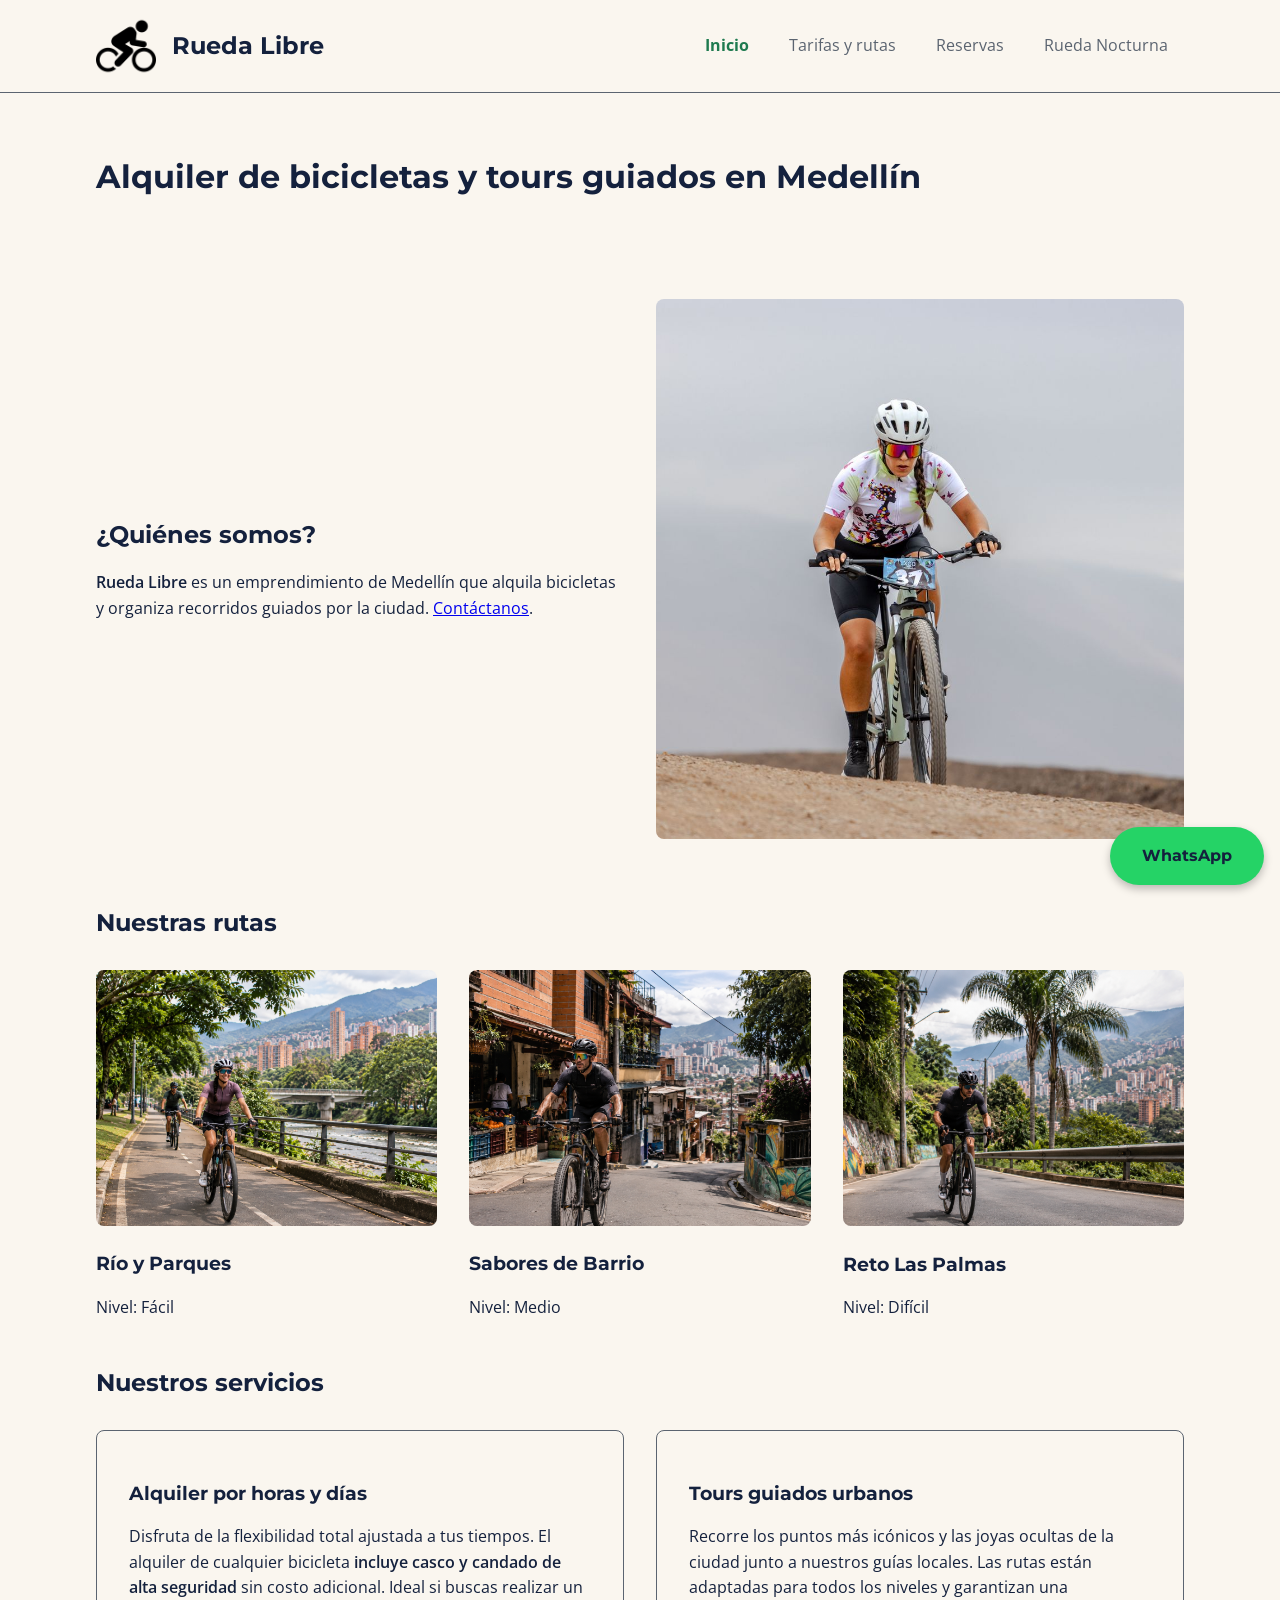
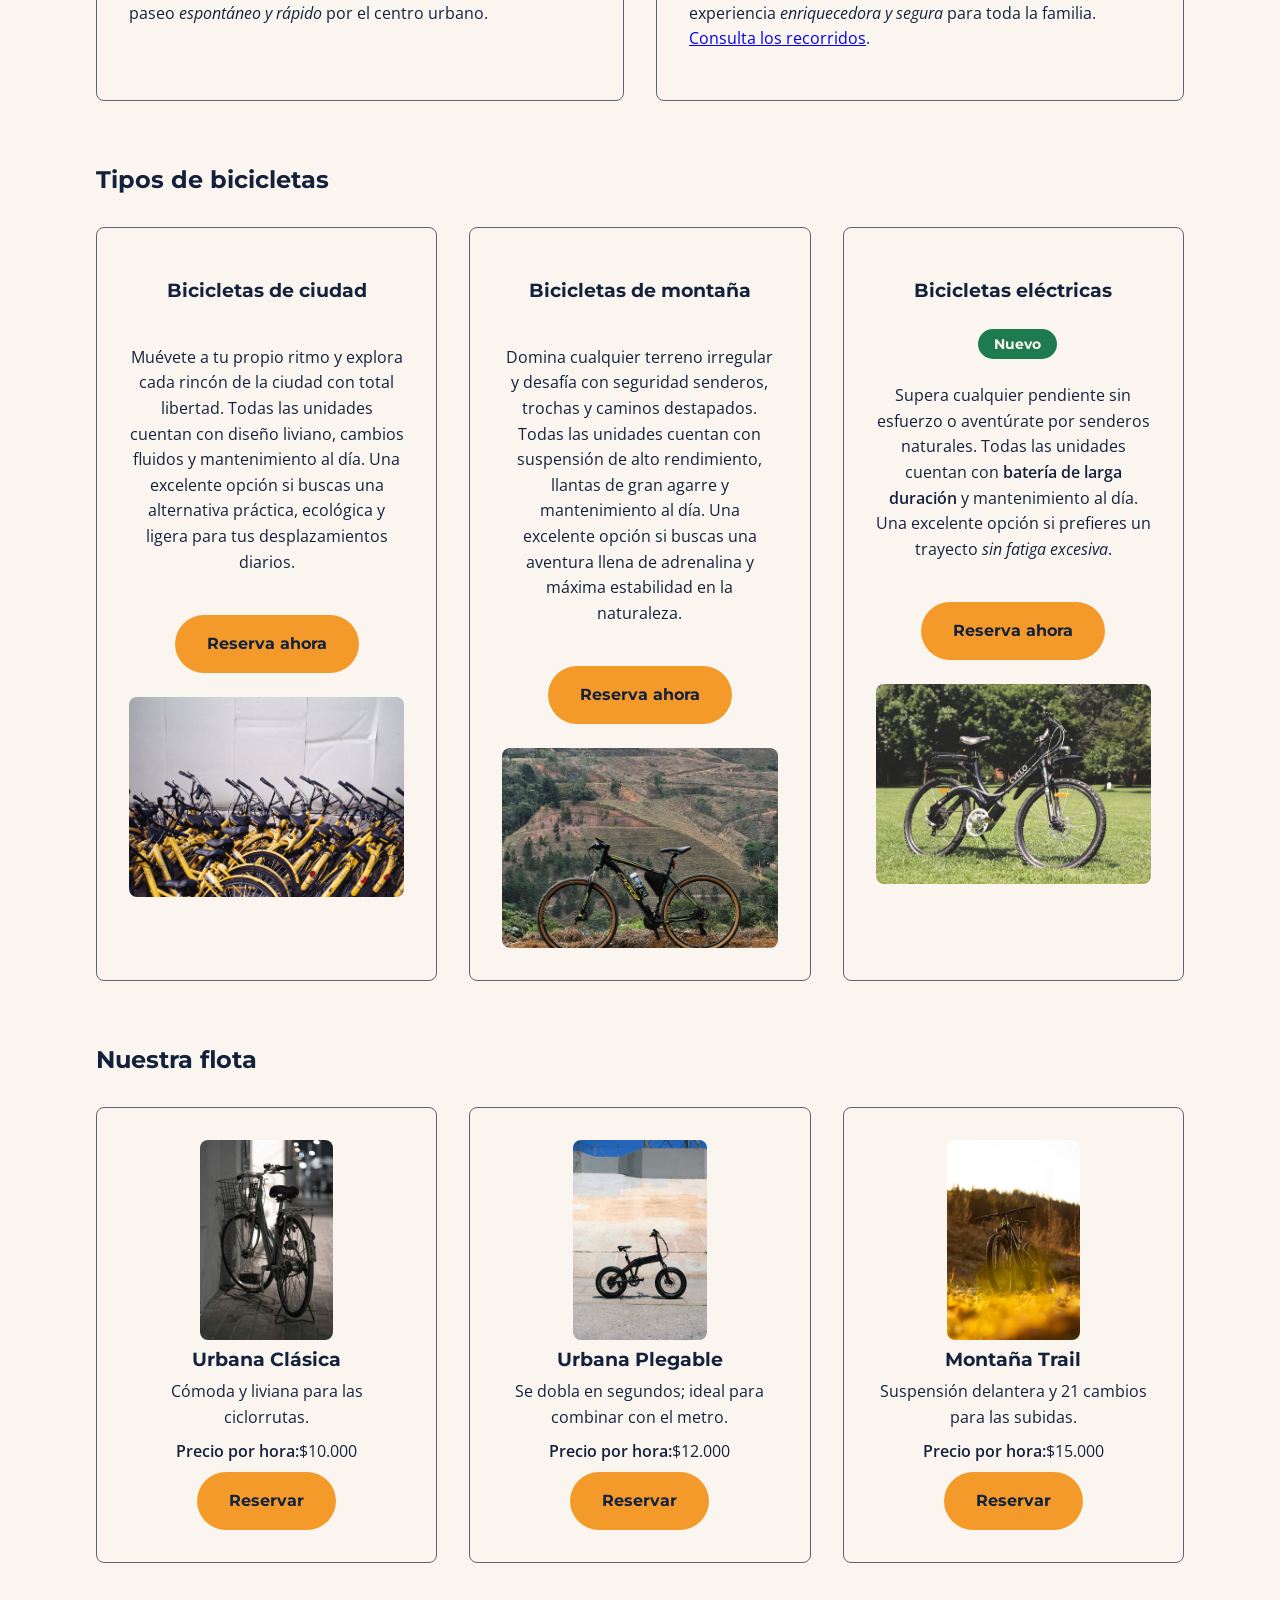
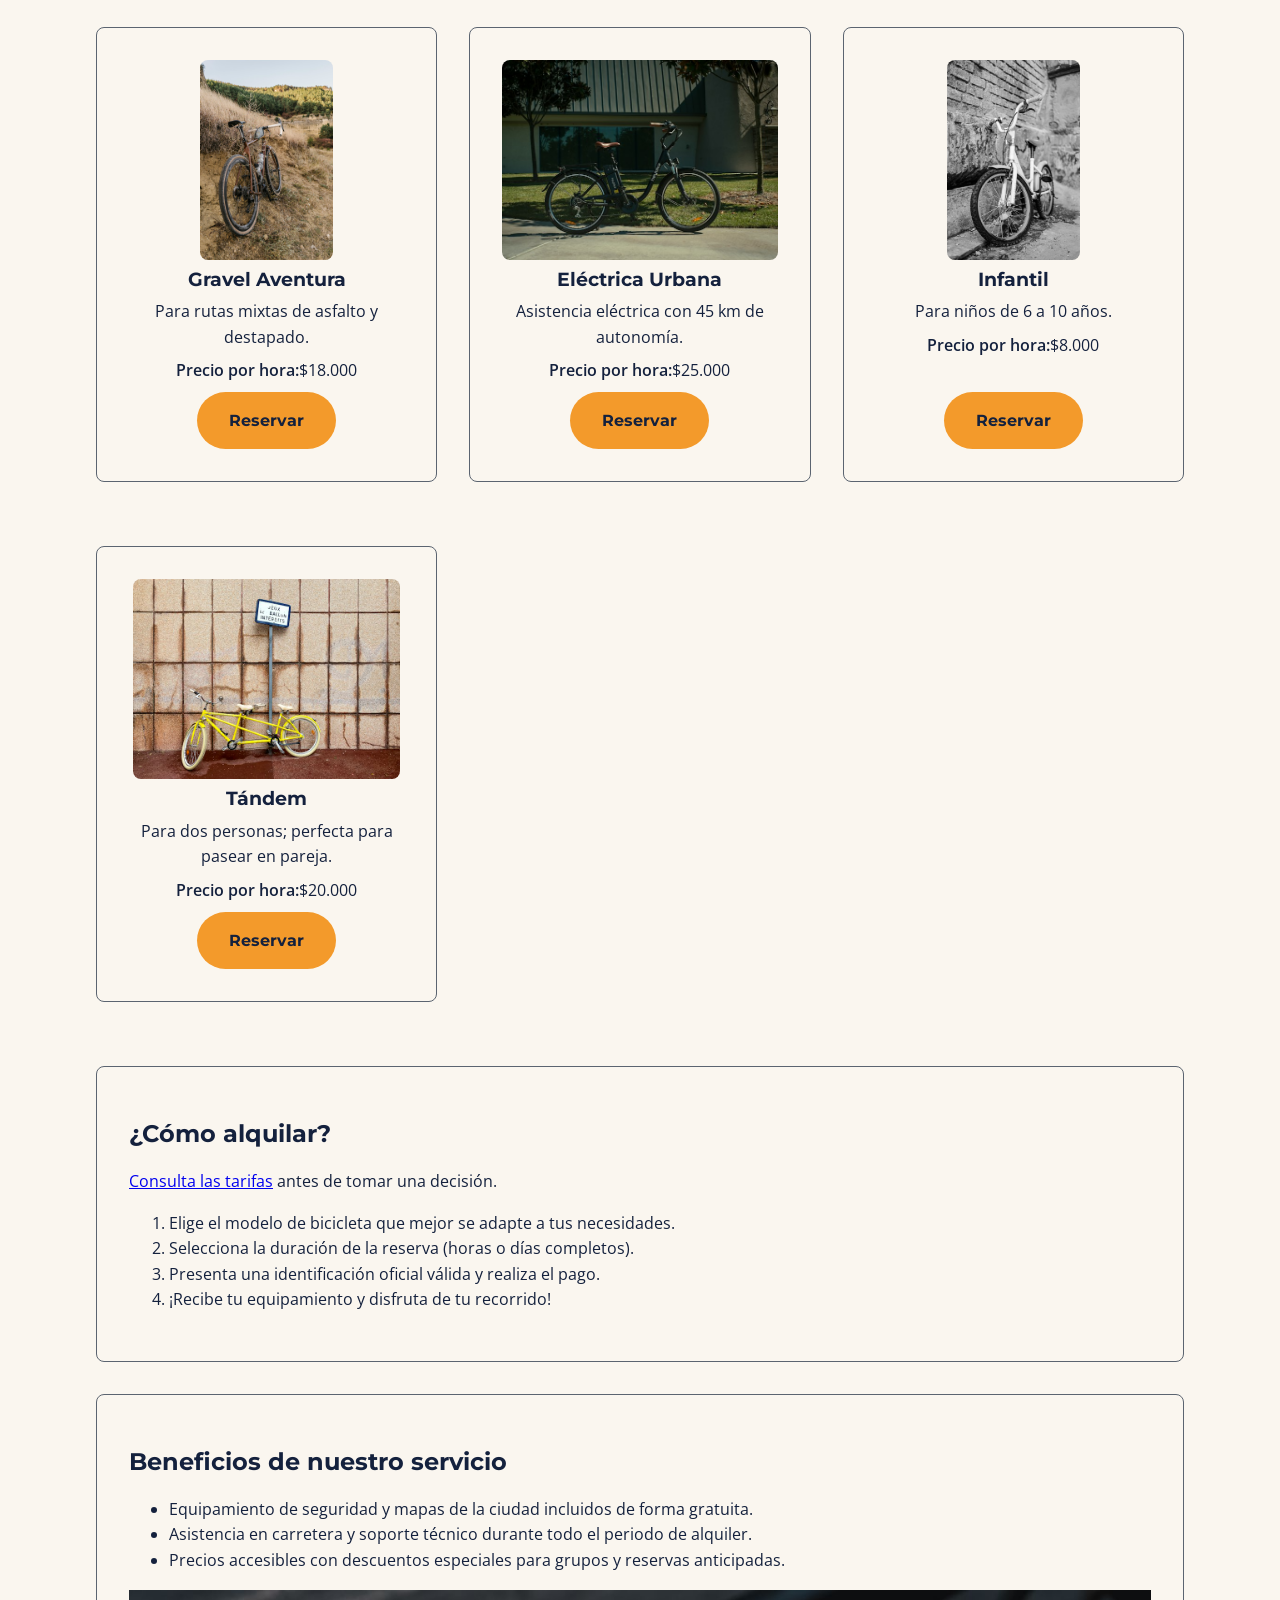
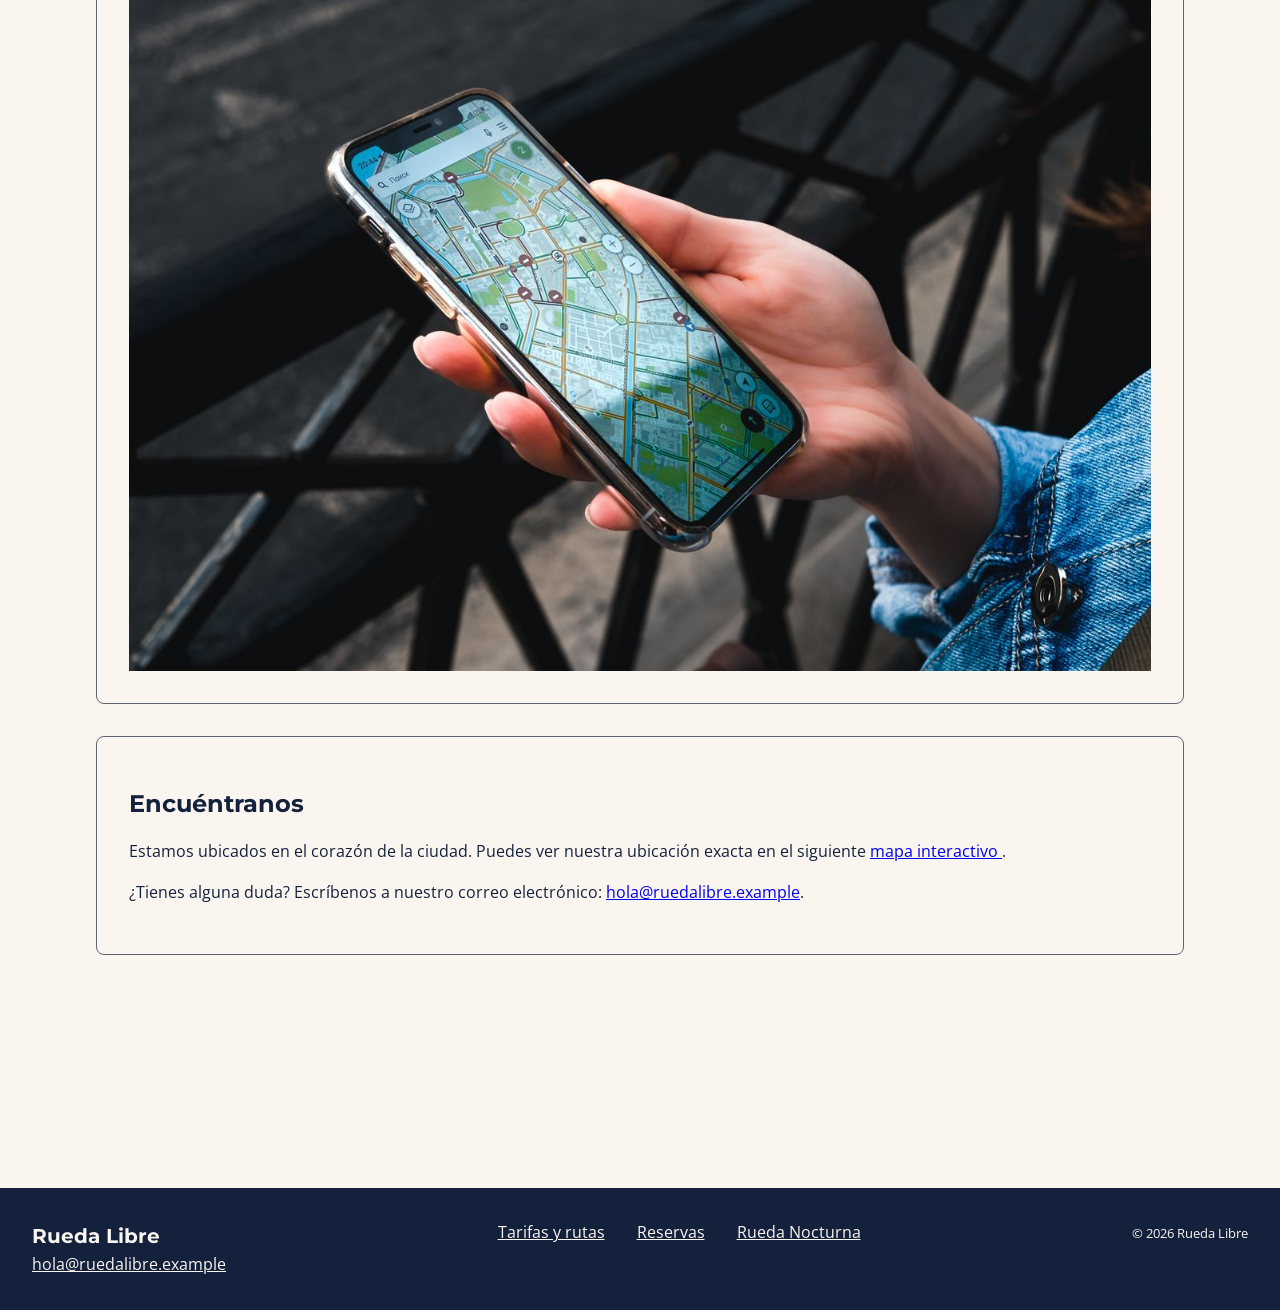
<file: index.html>
<!doctype html>
<html lang="es">

<head>
  <meta charset="UTF-8">
  <meta name="viewport" content="width=device-width, initial-scale=1.0">
  <meta name="description"
    content="Rueda Libre: alquiler de bicicletas y tours guiados en Medellín. Rutas, tarifas y reservas en línea.">
  <link rel="icon" href="data:,">
  <link rel="preconnect" href="https://fonts.googleapis.com">
  <link rel="preconnect" href="https://fonts.gstatic.com" crossorigin>
  <link
    href="https://fonts.googleapis.com/css2?family=Montserrat:wght@700&amp;family=Open+Sans:wght@400;600&amp;display=swap"
    rel="stylesheet">
  <link rel="stylesheet" href="css/styles.css">
  <title>Rueda Libre | Inicio</title>
</head>

<body>
  <a class="saltar" href="#contenido">Saltar al contenido</a>
  <header class="encabezado">
    <a href="index.html" class="marca">
      <img src="img/logo.png" alt="" width="60" height="60">
      <span class="marca-nombre">Rueda Libre</span>
    </a>
    <nav class="menu" aria-label="Principal">
      <ul>
        <li>
          <a href="index.html" class="activo" aria-current="page">Inicio</a>
        </li>
        <li><a href="pages/tarifas.html">Tarifas y rutas</a></li>
        <li><a href="pages/reservas.html">Reservas</a></li>
        <li><a href="nocturna/index.html">Rueda Nocturna</a></li>
      </ul>
    </nav>
  </header>
  <main id="contenido">
    <h1>Alquiler de bicicletas y tours guiados en Medellín</h1>

    <section id="quienes-somos">
      <div class="portada-texto">
        <h2>¿Quiénes somos?</h2>
        <p>
          <strong>Rueda Libre</strong> es un emprendimiento de Medellín que
          alquila bicicletas y organiza recorridos guiados por la ciudad.
          <a href="#encuentranos">Contáctanos</a>.
        </p>
      </div>
      <img src="img/cover.jpg" alt="Dibujo de una repartidora en bicicleta por la ciudad" width="500" height="500">
    </section>
    <section id="nuestras-rutas">
      <h2>Nuestras rutas</h2>
      <article>
        <img src="img/river-park.png" alt="Ciclista en la ruta Río y Parques">
        <h3>Río y Parques</h3>
        <p>Nivel: Fácil</p>
      </article>
      <article>
        <img src="img/neighborhood.png" alt="Ciclista en la ruta Sabores de Barrio">
        <h3>Sabores de Barrio</h3>
        <p>Nivel: Medio</p>
      </article>
      <article>
        <img src="img/palmas.png" alt="Ciclista en la ruta Reto Las Palmas">
        <h3>Reto Las Palmas</h3>
        <p>Nivel: Difícil</p>
      </article>
    </section>
    <section id="nuestros-servicios">
      <h2>Nuestros servicios</h2>
      <article>
        <h3>Alquiler por horas y días</h3>
        <p>
          Disfruta de la flexibilidad total ajustada a tus tiempos. El
          alquiler de cualquier bicicleta
          <strong>incluye casco y candado de alta seguridad</strong> sin costo
          adicional. Ideal si buscas realizar un paseo
          <em>espontáneo y rápido</em> por el centro urbano.
        </p>
      </article>
      <article>
        <h3>Tours guiados urbanos</h3>
        <p>
          Recorre los puntos más icónicos y las joyas ocultas de la ciudad
          junto a nuestros guías locales. Las rutas están adaptadas para todos
          los niveles y garantizan una experiencia
          <em>enriquecedora y segura</em>
          para toda la familia.
          <a href="pages/tarifas.html">Consulta los recorridos</a>.
        </p>
      </article>
    </section>

    <section id="tipos-bicicletas">
      <h2>Tipos de bicicletas</h2>
      <article>
        <h3>Bicicletas de ciudad</h3>
        <p>
          Muévete a tu propio ritmo y explora cada rincón de la ciudad con
          total libertad. Todas las unidades cuentan con diseño liviano,
          cambios fluidos y mantenimiento al día. Una excelente opción si
          buscas una alternativa práctica, ecológica y ligera para tus
          desplazamientos diarios.
        </p>
        <p>
          <a href="pages/reservas.html" class="btn-cta">
            Reserva ahora<span class="sr-only"> una bicicleta de ciudad</span>
          </a>
        </p>
        <img src="img/bicycle.jpg" alt="Dibujo de una bicicleta de ciudad" width="500" height="500" loading="lazy">
      </article>

      <article>
        <h3>Bicicletas de montaña</h3>
        <p>
          Domina cualquier terreno irregular y desafía con seguridad senderos,
          trochas y caminos destapados. Todas las unidades cuentan con
          suspensión de alto rendimiento, llantas de gran agarre y
          mantenimiento al día. Una excelente opción si buscas una aventura
          llena de adrenalina y máxima estabilidad en la naturaleza.
        </p>
        <p>
          <a href="pages/reservas.html" class="btn-cta">
            Reserva ahora<span class="sr-only">
              una bicicleta de montaña</span>
          </a>
        </p>
        <img src="img/mountain-bicycle.jpg" alt="Dibujo de una bicicleta de montaña" width="500" height="500"
          loading="lazy">
      </article>

      <article>
        <h3>Bicicletas eléctricas</h3>
        <span class="annotation-new">Nuevo</span>
        <p>
          Supera cualquier pendiente sin esfuerzo o aventúrate por senderos
          naturales. Todas las unidades cuentan con
          <strong>batería de larga duración</strong> y mantenimiento al día.
          Una excelente opción si prefieres un trayecto
          <em>sin fatiga excesiva</em>.
        </p>
        <p>
          <a href="pages/reservas.html" class="btn-cta">
            Reserva ahora<span class="sr-only"> una bicicleta eléctrica</span>
          </a>
        </p>
        <img src="img/electric-bicycle.jpg" alt="Dibujo de una bicicleta eléctrica" width="500" height="500"
          loading="lazy">
      </article>
    </section>
    <section id="nuestra-flota">
      <h2>Nuestra flota</h2>
        <article class="tarjeta-bici">
          <img src="img/clasic-urban.jpg" alt="Bicicleta urbana clásica de cuadro bajo">
          <h3>Urbana Clásica</h3>
          <p>Cómoda y liviana para las ciclorrutas.</p>
          <p><strong>Precio por hora:</strong>$10.000</p>
          <a class="btn-cta" href="pages/reservas.html">Reservar</a>
        </article>
        <article class="tarjeta-bici">
          <img src="img/urban-fold.jpg" alt="Bicicleta urbana plegable">
          <h3>Urbana Plegable</h3>
          <p>Se dobla en segundos; ideal para combinar con el metro.</p>
          <p><strong>Precio por hora:</strong>$12.000</p>
          <a class="btn-cta" href="pages/reservas.html">Reservar</a>
        </article>
        <article class="tarjeta-bici">
          <img src="img/mountain-trail.jpg" alt="Bicicleta de montaña Trail con suspensión delantera">
          <h3>Montaña Trail</h3>
          <p>Suspensión delantera y 21 cambios para las subidas.</p>
          <p><strong>Precio por hora:</strong>$15.000</p>
          <a class="btn-cta" href="pages/reservas.html">Reservar</a>
        </article>
        <article class="tarjeta-bici">
          <img src="img/gravel.jpg" alt="Bicicleta gravel para rutas mixtas de asfalto y destapado">
          <h3>Gravel Aventura</h3>
          <p>Para rutas mixtas de asfalto y destapado.</p>
          <p><strong>Precio por hora:</strong>$18.000</p>
          <a class="btn-cta" href="pages/reservas.html">Reservar</a>
        </article>
        <article class="tarjeta-bici">
          <img src="img/electric-urban.jpg" alt="Bicicleta eléctrica urbana con batería de larga duración">
          <h3>Eléctrica Urbana</h3>
          <p>Asistencia eléctrica con 45 km de autonomía.</p>
          <p><strong>Precio por hora:</strong>$25.000</p>
          <a class="btn-cta" href="pages/reservas.html">Reservar</a>
        </article>
        <article class="tarjeta-bici">
          <img src="img/kids.jpg" alt="Bicicleta infantil para niños de 6 a 10 años">
          <h3>Infantil</h3>
          <p>Para niños de 6 a 10 años.</p>
          <p><strong>Precio por hora:</strong>$8.000</p>
          <a class="btn-cta" href="pages/reservas.html">Reservar</a>
        </article>
        <article class="tarjeta-bici">
          <img src="img/tandem.jpg" alt="Bicicleta tándem para dos personas">
          <h3>Tándem</h3>
          <p>Para dos personas; perfecta para pasear en pareja.</p>
          <p><strong>Precio por hora:</strong>$20.000</p>
          <a class="btn-cta" href="pages/reservas.html">Reservar</a>
        </article>
    </section>
    <section id="como-alquilar">
      <h2>¿Cómo alquilar?</h2>
      <p>
        <a href="pages/tarifas.html">Consulta las tarifas</a> antes de tomar
        una decisión.
      </p>
      <ol>
        <li>
          Elige el modelo de bicicleta que mejor se adapte a tus necesidades.
        </li>
        <li>
          Selecciona la duración de la reserva (horas o días completos).
        </li>
        <li>Presenta una identificación oficial válida y realiza el pago.</li>
        <li>¡Recibe tu equipamiento y disfruta de tu recorrido!</li>
      </ol>
    </section>

    <section id="beneficios">
      <h2>Beneficios de nuestro servicio</h2>
      <ul>
        <li>
          Equipamiento de seguridad y mapas de la ciudad incluidos de forma
          gratuita.
        </li>
        <li>
          Asistencia en carretera y soporte técnico durante todo el periodo de
          alquiler.
        </li>
        <li>
          Precios accesibles con descuentos especiales para grupos y reservas
          anticipadas.
        </li>
      </ul>
      <img src="img/route.jpg" alt="Mapa con la ruta ciclista recomendada a lo largo del parque principal" width="500"
        height="500" loading="lazy">
    </section>

    <section id="encuentranos">
      <h2>Encuéntranos</h2>
      <p>
        Estamos ubicados en el corazón de la ciudad. Puedes ver nuestra
        ubicación exacta en el siguiente
        <a href="https://maps.google.com" target="_blank" rel="noopener noreferrer">
          mapa interactivo<span class="sr-only">
            (se abre en una pestaña nueva)</span> </a>.
      </p>
      <p>
        ¿Tienes alguna duda? Escríbenos a nuestro correo electrónico:
        <a href="mailto:hola@ruedalibre.example">hola@ruedalibre.example</a>.
      </p>
    </section>
  </main>
  <a class="whatsapp-flotante" href="https://wa.me/573000000000" target="_blank" rel="noopener noreferrer"
  aria-label="Contactar por WhatsApp en una pestaña nueva">WhatsApp</a>
  <footer class="pie">
    <div class="pie__marca">
      <p class="pie__nombre">Rueda Libre</p>
      <address class="pie__contacto">
        <a href="mailto:hola@ruedalibre.example">hola@ruedalibre.example</a>
      </address>
    </div>

    <nav class="pie__menu" aria-label="Secundaria">
      <ul>
        <li><a href="pages/tarifas.html">Tarifas y rutas</a></li>
        <li><a href="pages/reservas.html">Reservas</a></li>
        <li><a href="nocturna/index.html">Rueda Nocturna</a></li>
      </ul>
    </nav>

    <p class="pie__copy">
      <small>&copy; <time datetime="2026">2026</time> Rueda Libre</small>
    </p>
  </footer>
  
</body>

</html>
</file>
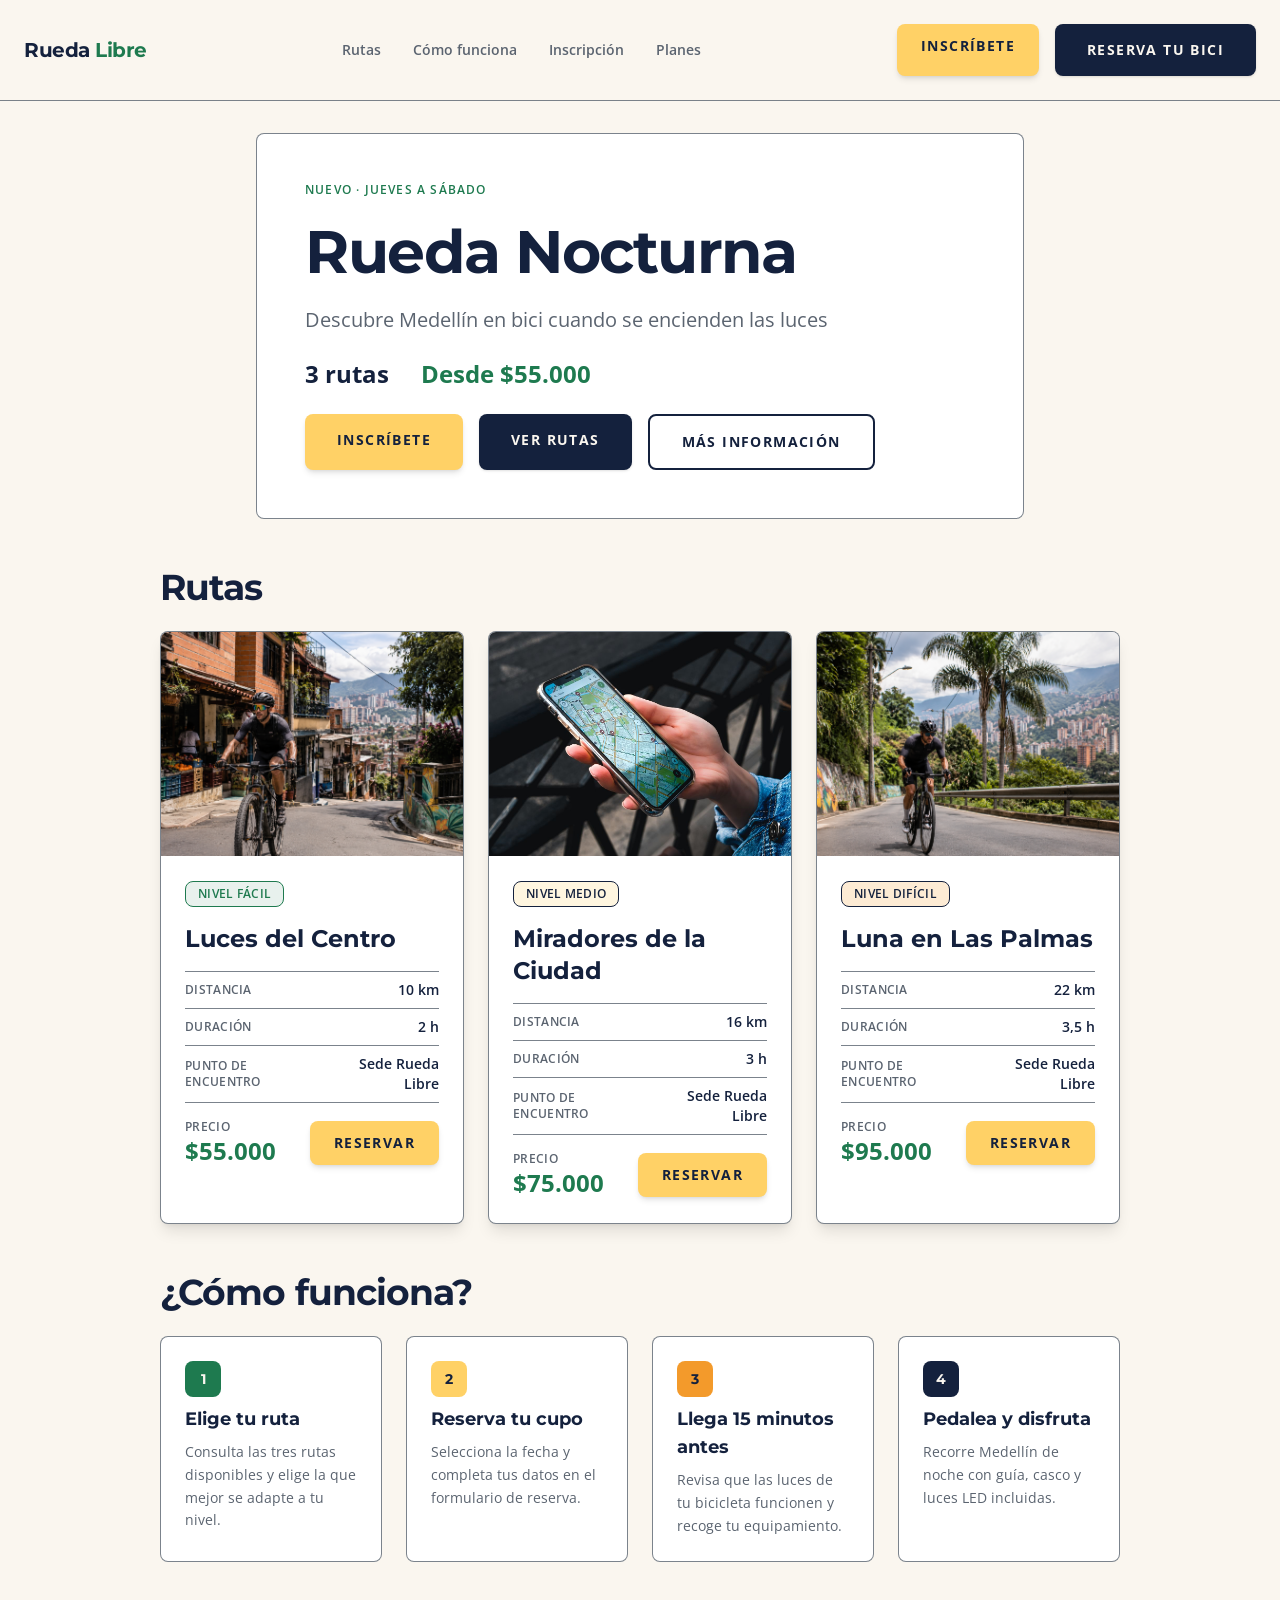
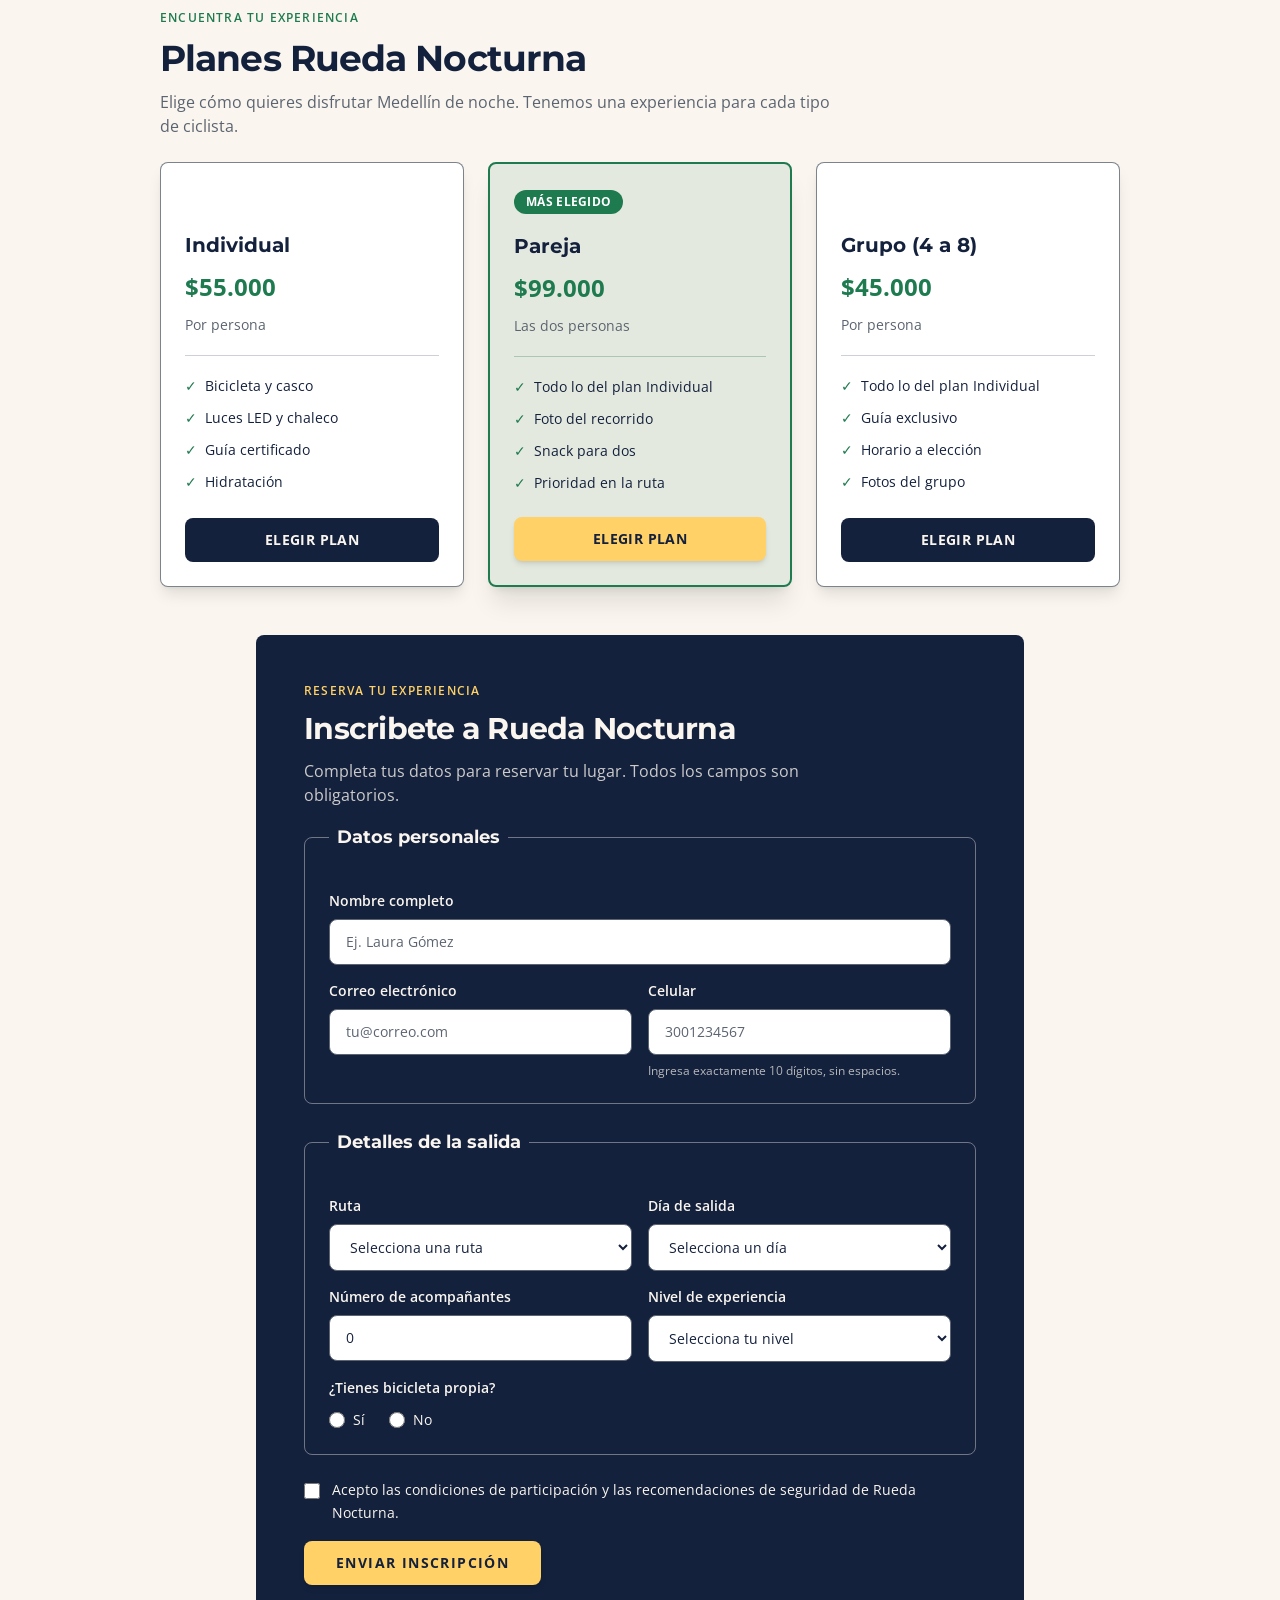
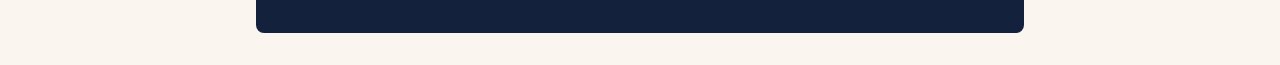
<file: nocturna/index.html>
<!DOCTYPE html>
<html lang="es">

<head>
    <meta charset="UTF-8">
    <meta name="viewport" content="width=device-width, initial-scale=1.0">
    <meta name="description"
        content="Rueda Nocturna: tres rutas guiadas en bicicleta por Medellín de noche. Consulta precios, planes e inscríbete.">
    <title>Rueda Nocturna | Rueda Libre</title>
    <link rel="preconnect" href="https://fonts.googleapis.com">
    <link rel="preconnect" href="https://fonts.gstatic.com" crossorigin>
    <link
        href="https://fonts.googleapis.com/css2?family=Montserrat:wght@600;700&amp;family=Open+Sans:wght@400;600;700&amp;display=swap"
        rel="stylesheet">
    <link href="./src/output.css" rel="stylesheet">
</head>

<body class="antialiased bg-crema font-open-sans text-azul-noche dark:bg-azul-noche dark:text-crema">
    <a href="#contenido"
        class="sr-only focus:not-sr-only focus:absolute focus:left-4 focus:top-4 focus:z-50 focus:rounded-lg focus:bg-azul-noche focus:px-4 focus:py-2 focus:font-semibold focus:text-crema focus:outline-none focus-visible:ring-4 focus-visible:ring-amarillo-farol/60">Saltar
        al contenido</a>

    <header
        class="flex flex-col items-center gap-4 p-4 border-b border-gris-asfalto/80 sm:p-6 md:flex-row md:justify-between dark:border-crema/40">
        <a href="../index.html"
            class="rounded text-xl font-bold tracking-tight font-montserrat text-azul-noche focus:outline-none focus-visible:ring-4 focus-visible:ring-azul-noche/60 dark:text-crema dark:focus-visible:ring-amarillo-farol/60">
            Rueda <span class="text-verde-ruta dark:text-amarillo-farol">Libre</span>
        </a>

        <nav aria-label="Principal" class="items-center hidden gap-6 md:flex">
            <a href="#rutas"
                class="px-1 py-1 text-sm font-semibold rounded text-gris-asfalto hover:text-azul-noche hover:underline focus:outline-none focus-visible:ring-2 focus-visible:ring-azul-noche dark:text-crema/80 dark:hover:text-amarillo-farol dark:focus-visible:ring-amarillo-farol">Rutas</a>
            <a href="#info"
                class="px-1 py-1 text-sm font-semibold rounded text-gris-asfalto hover:text-azul-noche hover:underline focus:outline-none focus-visible:ring-2 focus-visible:ring-azul-noche dark:text-crema/80 dark:hover:text-amarillo-farol dark:focus-visible:ring-amarillo-farol">Cómo
                funciona</a>
            <a href="#inscripcion"
                class="px-1 py-1 text-sm font-semibold rounded text-gris-asfalto hover:text-azul-noche hover:underline focus:outline-none focus-visible:ring-2 focus-visible:ring-azul-noche dark:text-crema/80 dark:hover:text-amarillo-farol dark:focus-visible:ring-amarillo-farol">Inscripción</a>
            <a href="#planes"
                class="px-1 py-1 text-sm font-semibold rounded text-gris-asfalto hover:text-azul-noche hover:underline focus:outline-none focus-visible:ring-2 focus-visible:ring-azul-noche dark:text-crema/80 dark:hover:text-amarillo-farol dark:focus-visible:ring-amarillo-farol">
                Planes
            </a>
        </nav>
        <div class="flex flex-col gap-3 sm:flex-row sm:flex-wrap sm:gap-4">
            <a href="#inscripcion"
                class="inline-block w-full px-6 py-3 text-sm font-bold tracking-widest text-center uppercase transition-colors rounded-lg shadow-md bg-amarillo-farol text-azul-noche hover:bg-naranja-pedal focus:outline-none focus:ring-4 focus:ring-azul-noche/60 md:w-auto dark:bg-amarillo-farol dark:text-azul-noche dark:hover:bg-naranja-pedal dark:focus:ring-amarillo-farol/60">Inscríbete</a>
            <a href="../pages/reservas.html"
                class="inline-block w-full px-6 py-3 text-sm font-bold tracking-widest text-center uppercase transition-colors rounded-lg shadow bg-azul-noche text-crema hover:bg-verde-ruta focus:outline-none focus:ring-4 focus:ring-azul-noche/60 sm:w-auto sm:px-8 sm:py-4 dark:bg-crema dark:text-azul-noche dark:hover:bg-amarillo-farol dark:focus:ring-crema/50">Reserva
                tu bici</a>
        </div>
    </header>

    <main id="contenido" class="flex flex-col items-center w-full max-w-5xl gap-8 p-4 mx-auto sm:gap-12 sm:p-6 lg:p-8">
        <section
            class="w-full max-w-3xl p-6 space-y-6 bg-white border rounded-lg border-gris-asfalto/80 sm:p-10 lg:p-12 dark:border-crema/40 dark:bg-white/5">
            <p class="text-xs font-semibold tracking-widest uppercase text-verde-ruta dark:text-amarillo-farol">Nuevo ·
                Jueves a sábado</p>
            <h1
                class="text-3xl font-bold leading-tight tracking-tight font-montserrat text-azul-noche sm:text-5xl lg:text-6xl dark:text-crema">
                Rueda Nocturna</h1>
            <p class="max-w-xl text-base leading-relaxed text-gris-asfalto sm:text-lg lg:text-xl dark:text-crema/80">
                Descubre Medellín en bici cuando se encienden las luces</p>
            <div class="flex flex-wrap items-center gap-4 sm:gap-8">
                <p class="text-xl font-bold text-azul-noche sm:text-2xl dark:text-crema">3 rutas</p>
                <p class="text-xl font-bold text-verde-ruta sm:text-2xl dark:text-amarillo-farol">Desde $55.000</p>
            </div>

            <!-- Botones -->
            <div class="flex flex-col gap-3 sm:flex-row sm:flex-wrap sm:gap-4">
                <!-- Principal -->
                <a href="#inscripcion"
                    class="inline-block w-full px-6 py-3 text-sm font-bold tracking-widest text-center uppercase transition-colors rounded-lg shadow-md bg-amarillo-farol text-azul-noche hover:bg-naranja-pedal focus:outline-none focus:ring-4 focus:ring-azul-noche/60 sm:w-auto sm:px-8 sm:py-4 dark:bg-amarillo-farol dark:text-azul-noche dark:hover:bg-naranja-pedal dark:focus:ring-amarillo-farol/60">
                    Inscríbete
                </a>

                <!-- Secundario -->
                <a href="#rutas"
                    class="inline-block w-full px-6 py-3 text-sm font-bold tracking-widest text-center uppercase transition-colors rounded-lg shadow bg-azul-noche text-crema hover:bg-verde-ruta focus:outline-none focus:ring-4 focus:ring-azul-noche/60 sm:w-auto sm:px-8 sm:py-4 dark:bg-crema dark:text-azul-noche dark:hover:bg-amarillo-farol dark:focus:ring-crema/50">
                    Ver rutas
                </a>

                <!-- Contorno -->
                <a href="#info"
                    class="inline-block w-full px-6 py-3 text-sm font-bold tracking-widest text-center uppercase transition-colors bg-transparent border-2 rounded-lg border-azul-noche text-azul-noche hover:bg-azul-noche hover:text-crema focus:outline-none focus:ring-4 focus:ring-azul-noche/60 sm:w-auto sm:px-8 sm:py-4 dark:border-amarillo-farol dark:text-amarillo-farol dark:hover:bg-amarillo-farol dark:hover:text-azul-noche dark:focus:ring-amarillo-farol/60">
                    Más información
                </a>
            </div>
        </section>

        <section id="rutas" class="w-full space-y-6" aria-labelledby="titulo-rutas">
            <h2 id="titulo-rutas"
                class="text-2xl font-bold tracking-tight font-montserrat text-azul-noche sm:text-3xl lg:text-4xl dark:text-crema">
                Rutas</h2>

            <div class="grid grid-cols-1 gap-6 sm:grid-cols-2 lg:grid-cols-3">
                <article
                    class="overflow-hidden transition-shadow duration-300 bg-white border rounded-lg shadow-lg border-gris-asfalto/80 hover:border-verde-ruta hover:shadow-2xl dark:border-crema/40 dark:bg-white/5 dark:hover:border-amarillo-farol">
                    <img src="../img/neighborhood.png" alt="Ciclistas recorriendo el centro de Medellín de noche"
                        class="object-cover w-full h-48 sm:h-56">
                    <div class="p-4 space-y-4 sm:p-6">
                        <span
                            class="inline-block px-3 py-1 text-xs font-semibold tracking-wide uppercase border rounded-lg border-verde-ruta bg-verde-ruta/10 text-verde-ruta dark:border-verde-ruta dark:bg-verde-ruta/20 dark:text-crema">Nivel
                            fácil</span>
                        <h3 class="text-xl font-bold font-montserrat text-azul-noche sm:text-2xl dark:text-crema">Luces
                            del Centro</h3>

                        <dl
                            class="divide-y divide-gris-asfalto/80 border-y border-gris-asfalto/80 dark:divide-crema/40 dark:border-crema/40">
                            <div class="flex items-center justify-between gap-3 py-2">
                                <dt
                                    class="text-xs font-semibold tracking-wide uppercase text-gris-asfalto dark:text-crema/70">
                                    Distancia</dt>
                                <dd class="text-sm font-semibold text-right text-azul-noche dark:text-crema">10 km</dd>
                            </div>
                            <div class="flex items-center justify-between gap-3 py-2">
                                <dt
                                    class="text-xs font-semibold tracking-wide uppercase text-gris-asfalto dark:text-crema/70">
                                    Duración</dt>
                                <dd class="text-sm font-semibold text-right text-azul-noche dark:text-crema">2 h</dd>
                            </div>
                            <div class="flex items-center justify-between gap-3 py-2">
                                <dt
                                    class="text-xs font-semibold tracking-wide uppercase text-gris-asfalto dark:text-crema/70">
                                    Punto de encuentro</dt>
                                <dd class="text-sm font-semibold text-right text-azul-noche dark:text-crema">Sede Rueda
                                    Libre</dd>
                            </div>
                        </dl>

                        <div class="flex flex-wrap items-center justify-between gap-4">
                            <div>
                                <p
                                    class="text-xs font-semibold tracking-wide uppercase text-gris-asfalto dark:text-crema/70">
                                    Precio</p>
                                <p class="text-2xl font-bold text-verde-ruta dark:text-amarillo-farol">$55.000</p>
                            </div>
                            <a href="#inscripcion"
                                class="inline-block px-6 py-3 text-sm font-bold tracking-widest text-center uppercase transition-colors rounded-lg shadow-md bg-amarillo-farol text-azul-noche hover:bg-naranja-pedal focus:outline-none focus:ring-4 focus:ring-azul-noche/60 dark:bg-amarillo-farol dark:text-azul-noche dark:hover:bg-naranja-pedal dark:focus:ring-amarillo-farol/60">Reservar</a>
                        </div>
                    </div>
                </article>

                <article
                    class="overflow-hidden transition-shadow duration-300 bg-white border rounded-lg shadow-lg border-gris-asfalto/80 hover:border-verde-ruta hover:shadow-2xl dark:border-crema/40 dark:bg-white/5 dark:hover:border-amarillo-farol">
                    <img src="../img/route.jpg" alt="Grupo de ciclistas en un mirador de Medellín"
                        class="object-cover w-full h-48 sm:h-56">
                    <div class="p-4 space-y-4 sm:p-6">
                        <span
                            class="inline-block px-3 py-1 text-xs font-semibold tracking-wide uppercase border rounded-lg border-azul-noche bg-amarillo-farol/20 text-azul-noche dark:border-amarillo-farol dark:bg-amarillo-farol/15 dark:text-amarillo-farol">Nivel
                            medio</span>
                        <h3 class="text-xl font-bold font-montserrat text-azul-noche sm:text-2xl dark:text-crema">
                            Miradores de la Ciudad</h3>

                        <dl
                            class="divide-y divide-gris-asfalto/80 border-y border-gris-asfalto/80 dark:divide-crema/40 dark:border-crema/40">
                            <div class="flex items-center justify-between gap-3 py-2">
                                <dt
                                    class="text-xs font-semibold tracking-wide uppercase text-gris-asfalto dark:text-crema/70">
                                    Distancia</dt>
                                <dd class="text-sm font-semibold text-right text-azul-noche dark:text-crema">16 km</dd>
                            </div>
                            <div class="flex items-center justify-between gap-3 py-2">
                                <dt
                                    class="text-xs font-semibold tracking-wide uppercase text-gris-asfalto dark:text-crema/70">
                                    Duración</dt>
                                <dd class="text-sm font-semibold text-right text-azul-noche dark:text-crema">3 h</dd>
                            </div>
                            <div class="flex items-center justify-between gap-3 py-2">
                                <dt
                                    class="text-xs font-semibold tracking-wide uppercase text-gris-asfalto dark:text-crema/70">
                                    Punto de encuentro</dt>
                                <dd class="text-sm font-semibold text-right text-azul-noche dark:text-crema">Sede Rueda
                                    Libre</dd>
                            </div>
                        </dl>

                        <div class="flex flex-wrap items-center justify-between gap-4">
                            <div>
                                <p
                                    class="text-xs font-semibold tracking-wide uppercase text-gris-asfalto dark:text-crema/70">
                                    Precio</p>
                                <p class="text-2xl font-bold text-verde-ruta dark:text-amarillo-farol">$75.000</p>
                            </div>
                            <a href="#inscripcion"
                                class="inline-block px-6 py-3 text-sm font-bold tracking-widest text-center uppercase transition-colors rounded-lg shadow-md bg-amarillo-farol text-azul-noche hover:bg-naranja-pedal focus:outline-none focus:ring-4 focus:ring-azul-noche/60 dark:bg-amarillo-farol dark:text-azul-noche dark:hover:bg-naranja-pedal dark:focus:ring-amarillo-farol/60">Reservar</a>
                        </div>
                    </div>
                </article>

                <article
                    class="overflow-hidden transition-shadow duration-300 bg-white border rounded-lg shadow-lg border-gris-asfalto/80 hover:border-verde-ruta hover:shadow-2xl dark:border-crema/40 dark:bg-white/5 dark:hover:border-amarillo-farol">
                    <img src="../img/palmas.png" alt="Ciclistas subiendo a Las Palmas bajo la luna"
                        class="object-cover w-full h-48 sm:h-56">
                    <div class="p-4 space-y-4 sm:p-6">
                        <span
                            class="inline-block px-3 py-1 text-xs font-semibold tracking-wide uppercase border rounded-lg border-azul-noche bg-naranja-pedal/20 text-azul-noche dark:border-naranja-pedal dark:bg-naranja-pedal/20 dark:text-crema">Nivel
                            difícil</span>
                        <h3 class="text-xl font-bold font-montserrat text-azul-noche sm:text-2xl dark:text-crema">Luna
                            en Las Palmas</h3>

                        <dl
                            class="divide-y divide-gris-asfalto/80 border-y border-gris-asfalto/80 dark:divide-crema/40 dark:border-crema/40">
                            <div class="flex items-center justify-between gap-3 py-2">
                                <dt
                                    class="text-xs font-semibold tracking-wide uppercase text-gris-asfalto dark:text-crema/70">
                                    Distancia</dt>
                                <dd class="text-sm font-semibold text-right text-azul-noche dark:text-crema">22 km</dd>
                            </div>
                            <div class="flex items-center justify-between gap-3 py-2">
                                <dt
                                    class="text-xs font-semibold tracking-wide uppercase text-gris-asfalto dark:text-crema/70">
                                    Duración</dt>
                                <dd class="text-sm font-semibold text-right text-azul-noche dark:text-crema">3,5 h</dd>
                            </div>
                            <div class="flex items-center justify-between gap-3 py-2">
                                <dt
                                    class="text-xs font-semibold tracking-wide uppercase text-gris-asfalto dark:text-crema/70">
                                    Punto de encuentro</dt>
                                <dd class="text-sm font-semibold text-right text-azul-noche dark:text-crema">Sede Rueda
                                    Libre</dd>
                            </div>
                        </dl>

                        <div class="flex flex-wrap items-center justify-between gap-4">
                            <div>
                                <p
                                    class="text-xs font-semibold tracking-wide uppercase text-gris-asfalto dark:text-crema/70">
                                    Precio</p>
                                <p class="text-2xl font-bold text-verde-ruta dark:text-amarillo-farol">$95.000</p>
                            </div>
                            <a href="#inscripcion"
                                class="inline-block px-6 py-3 text-sm font-bold tracking-widest text-center uppercase transition-colors rounded-lg shadow-md bg-amarillo-farol text-azul-noche hover:bg-naranja-pedal focus:outline-none focus:ring-4 focus:ring-azul-noche/60 dark:bg-amarillo-farol dark:text-azul-noche dark:hover:bg-naranja-pedal dark:focus:ring-amarillo-farol/60">Reservar</a>
                        </div>
                    </div>
                </article>
            </div>
        </section>

        <section id="info" class="w-full space-y-6" aria-labelledby="titulo-info">
            <h2 id="titulo-info"
                class="text-2xl font-bold tracking-tight font-montserrat text-azul-noche sm:text-3xl lg:text-4xl dark:text-crema">
                ¿Cómo funciona?</h2>

            <ol class="grid grid-cols-1 gap-4 sm:grid-cols-2 sm:gap-6 lg:grid-cols-4">
                <li
                    class="p-4 space-y-2 bg-white border rounded-lg border-gris-asfalto/80 sm:p-6 dark:border-crema/40 dark:bg-white/5">
                    <span
                        class="flex items-center justify-center text-sm font-bold rounded-lg h-9 w-9 bg-verde-ruta font-montserrat text-crema">1</span>
                    <h3 class="text-lg font-bold font-montserrat text-azul-noche dark:text-crema">Elige tu ruta</h3>
                    <p class="text-sm leading-relaxed text-gris-asfalto dark:text-crema/80">Consulta las tres rutas
                        disponibles y elige la que mejor se adapte a tu nivel.</p>
                </li>

                <li
                    class="p-4 space-y-2 bg-white border rounded-lg border-gris-asfalto/80 sm:p-6 dark:border-crema/40 dark:bg-white/5">
                    <span
                        class="flex items-center justify-center text-sm font-bold rounded-lg h-9 w-9 bg-amarillo-farol font-montserrat text-azul-noche">2</span>
                    <h3 class="text-lg font-bold font-montserrat text-azul-noche dark:text-crema">Reserva tu cupo</h3>
                    <p class="text-sm leading-relaxed text-gris-asfalto dark:text-crema/80">Selecciona la fecha y
                        completa tus datos en el formulario de reserva.</p>
                </li>

                <li
                    class="p-4 space-y-2 bg-white border rounded-lg border-gris-asfalto/80 sm:p-6 dark:border-crema/40 dark:bg-white/5">
                    <span
                        class="flex items-center justify-center text-sm font-bold rounded-lg h-9 w-9 bg-naranja-pedal font-montserrat text-azul-noche">3</span>
                    <h3 class="text-lg font-bold font-montserrat text-azul-noche dark:text-crema">Llega 15 minutos antes
                    </h3>
                    <p class="text-sm leading-relaxed text-gris-asfalto dark:text-crema/80">Revisa que las luces de tu
                        bicicleta funcionen y recoge tu equipamiento.</p>
                </li>

                <li
                    class="p-4 space-y-2 bg-white border rounded-lg border-gris-asfalto/80 sm:p-6 dark:border-crema/40 dark:bg-white/5">
                    <span
                        class="flex items-center justify-center text-sm font-bold rounded-lg h-9 w-9 bg-azul-noche font-montserrat text-crema dark:ring-1 dark:ring-crema/40">4</span>
                    <h3 class="text-lg font-bold font-montserrat text-azul-noche dark:text-crema">Pedalea y disfruta
                    </h3>
                    <p class="text-sm leading-relaxed text-gris-asfalto dark:text-crema/80">Recorre Medellín de noche
                        con guía, casco y luces LED incluidas.</p>
                </li>
            </ol>
        </section>

        <section id="planes" class="w-full space-y-6" aria-labelledby="titulo-planes">

            <!-- Encabezado -->
            <header class="space-y-3">
                <p class="text-xs font-semibold tracking-widest uppercase text-verde-ruta dark:text-amarillo-farol">
                    Encuentra tu experiencia
                </p>

                <h2 id="titulo-planes"
                    class="text-2xl font-bold tracking-tight font-montserrat text-azul-noche sm:text-3xl lg:text-4xl dark:text-crema">
                    Planes Rueda Nocturna
                </h2>

                <p class="max-w-2xl text-sm leading-relaxed text-gris-asfalto sm:text-base dark:text-crema/80">
                    Elige cómo quieres disfrutar Medellín de noche.
                    Tenemos una experiencia para cada tipo de ciclista.
                </p>
            </header>

            <!-- Grid de planes -->
            <div class="grid items-stretch grid-cols-1 gap-6 lg:grid-cols-3">

                <!-- Plan Individual -->
                <article
                    class="flex flex-col h-full min-w-0 p-6 bg-white border rounded-lg shadow-lg border-gris-asfalto/80 dark:border-crema/40 dark:bg-white/5">

                    <!-- Espacio reservado para mantener alineadas las cards -->
                    <div class="flex items-center mb-4 h-7" aria-hidden="true"></div>

                    <header class="space-y-3">
                        <h3 class="text-xl font-bold font-montserrat text-azul-noche dark:text-crema">
                            Individual
                        </h3>

                        <p class="text-2xl font-bold text-verde-ruta dark:text-amarillo-farol">
                            $55.000
                        </p>

                        <p class="text-sm text-gris-asfalto dark:text-crema/70">
                            Por persona
                        </p>
                    </header>

                    <div class="my-5 border-t border-gris-asfalto/30 dark:border-crema/30"></div>

                    <ul class="flex flex-col flex-1 gap-3 mb-6 text-sm text-azul-noche dark:text-crema">
                        <li class="flex items-start gap-2">
                            <span class="font-bold text-verde-ruta dark:text-amarillo-farol" aria-hidden="true">✓</span>
                            Bicicleta y casco
                        </li>

                        <li class="flex items-start gap-2">
                            <span class="font-bold text-verde-ruta dark:text-amarillo-farol" aria-hidden="true">✓</span>
                            Luces LED y chaleco
                        </li>

                        <li class="flex items-start gap-2">
                            <span class="font-bold text-verde-ruta dark:text-amarillo-farol" aria-hidden="true">✓</span>
                            Guía certificado
                        </li>

                        <li class="flex items-start gap-2">
                            <span class="font-bold text-verde-ruta dark:text-amarillo-farol" aria-hidden="true">✓</span>
                            Hidratación
                        </li>
                    </ul>

                    <a href="#inscripcion"
                        class="block w-full px-6 py-3 mt-auto text-sm font-bold tracking-wide text-center uppercase transition-colors rounded-lg bg-azul-noche text-crema hover:bg-verde-ruta focus:outline-none focus:ring-4 focus:ring-azul-noche/60 dark:bg-crema dark:text-azul-noche dark:hover:bg-amarillo-farol dark:focus:ring-amarillo-farol/60">
                        Elegir plan
                    </a>
                </article>

                <!-- Plan Pareja: destacado -->
                <article
                    class="relative flex flex-col h-full min-w-0 p-6 border-2 rounded-lg shadow-xl border-verde-ruta bg-verde-ruta/10 dark:border-amarillo-farol dark:bg-amarillo-farol/10">

                    <div class="flex items-center mb-4 h-7">
                        <span
                            class="inline-flex items-center px-3 py-1 text-xs font-bold tracking-wide text-white uppercase rounded-full bg-verde-ruta dark:bg-amarillo-farol dark:text-azul-noche">
                            Más elegido
                        </span>
                    </div>

                    <header class="space-y-3">
                        <h3 class="text-xl font-bold font-montserrat text-azul-noche dark:text-crema">
                            Pareja
                        </h3>

                        <p class="text-2xl font-bold text-verde-ruta dark:text-amarillo-farol">
                            $99.000
                        </p>

                        <p class="text-sm text-gris-asfalto dark:text-crema/70">
                            Las dos personas
                        </p>
                    </header>

                    <div class="my-5 border-t border-verde-ruta/30 dark:border-amarillo-farol/30"></div>

                    <ul class="flex flex-col flex-1 gap-3 mb-6 text-sm text-azul-noche dark:text-crema">
                        <li class="flex items-start gap-2">
                            <span class="font-bold text-verde-ruta dark:text-amarillo-farol" aria-hidden="true">✓</span>
                            Todo lo del plan Individual
                        </li>

                        <li class="flex items-start gap-2">
                            <span class="font-bold text-verde-ruta dark:text-amarillo-farol" aria-hidden="true">✓</span>
                            Foto del recorrido
                        </li>

                        <li class="flex items-start gap-2">
                            <span class="font-bold text-verde-ruta dark:text-amarillo-farol" aria-hidden="true">✓</span>
                            Snack para dos
                        </li>

                        <li class="flex items-start gap-2">
                            <span class="font-bold text-verde-ruta dark:text-amarillo-farol" aria-hidden="true">✓</span>
                            Prioridad en la ruta
                        </li>
                    </ul>

                    <a href="#inscripcion"
                        class="block w-full px-6 py-3 mt-auto text-sm font-bold tracking-wide text-center uppercase transition-colors rounded-lg shadow-md bg-amarillo-farol text-azul-noche hover:bg-naranja-pedal focus:outline-none focus:ring-4 focus:ring-azul-noche/60 dark:bg-amarillo-farol dark:text-azul-noche dark:hover:bg-naranja-pedal dark:focus:ring-amarillo-farol/60">
                        Elegir plan
                    </a>
                </article>

                <!-- Plan Grupo -->
                <article
                    class="flex flex-col h-full min-w-0 p-6 bg-white border rounded-lg shadow-lg border-gris-asfalto/80 dark:border-crema/40 dark:bg-white/5">

                    <div class="flex items-center mb-4 h-7" aria-hidden="true"></div>

                    <header class="space-y-3">
                        <h3 class="text-xl font-bold font-montserrat text-azul-noche dark:text-crema">
                            Grupo (4 a 8)
                        </h3>

                        <p class="text-2xl font-bold text-verde-ruta dark:text-amarillo-farol">
                            $45.000
                        </p>

                        <p class="text-sm text-gris-asfalto dark:text-crema/70">
                            Por persona
                        </p>
                    </header>

                    <div class="my-5 border-t border-gris-asfalto/30 dark:border-crema/30"></div>

                    <ul class="flex flex-col flex-1 gap-3 mb-6 text-sm text-azul-noche dark:text-crema">
                        <li class="flex items-start gap-2">
                            <span class="font-bold text-verde-ruta dark:text-amarillo-farol" aria-hidden="true">✓</span>
                            Todo lo del plan Individual
                        </li>

                        <li class="flex items-start gap-2">
                            <span class="font-bold text-verde-ruta dark:text-amarillo-farol" aria-hidden="true">✓</span>
                            Guía exclusivo
                        </li>

                        <li class="flex items-start gap-2">
                            <span class="font-bold text-verde-ruta dark:text-amarillo-farol" aria-hidden="true">✓</span>
                            Horario a elección
                        </li>

                        <li class="flex items-start gap-2">
                            <span class="font-bold text-verde-ruta dark:text-amarillo-farol" aria-hidden="true">✓</span>
                            Fotos del grupo
                        </li>
                    </ul>

                    <a href="#inscripcion"
                        class="block w-full px-6 py-3 mt-auto text-sm font-bold tracking-wide text-center uppercase transition-colors rounded-lg bg-azul-noche text-crema hover:bg-verde-ruta focus:outline-none focus:ring-4 focus:ring-azul-noche/60 dark:bg-crema dark:text-azul-noche dark:hover:bg-amarillo-farol dark:focus:ring-amarillo-farol/60">
                        Elegir plan
                    </a>
                </article>

            </div>
        </section>

        <section id="inscripcion"
            class="w-full max-w-3xl p-6 space-y-4 rounded-lg bg-azul-noche text-crema sm:p-10 lg:p-12 dark:bg-black/30 dark:ring-1 dark:ring-crema/40"
            aria-labelledby="titulo-inscripcion">
            <header class="space-y-3">
                <p class="text-xs font-semibold tracking-widest uppercase text-amarillo-farol">Reserva tu experiencia
                </p>
                <h2 id="titulo-inscripcion" class="text-2xl font-bold tracking-tight font-montserrat sm:text-3xl">
                    Inscribete a Rueda Nocturna</h2>
                <p class="max-w-xl text-sm leading-relaxed text-crema/80 sm:text-base">Completa tus datos para reservar
                    tu lugar. Todos los campos son obligatorios.</p>
            </header>
            <form id="formulario-inscripcion" class="space-y-6" method="post">
                <fieldset class="p-4 space-y-4 border rounded-lg border-crema/40 sm:p-6">
                    <legend class="px-2 text-lg font-bold font-montserrat">Datos personales</legend>
                    <div class="grid grid-cols-1 gap-4 sm:grid-cols-2">
                        <div class="space-y-2 sm:col-span-2">
                            <label for="nombre" class="block text-sm font-semibold">Nombre completo</label>
                            <input type="text" id="nombre" name="nombre" autocomplete="name" required minlength="3"
                                placeholder="Ej. Laura Gómez"
                                class="w-full px-4 py-3 text-sm bg-white border rounded-lg border-gris-asfalto text-azul-noche placeholder-gris-asfalto focus:border-amarillo-farol focus:outline-none focus:ring-4 focus:ring-amarillo-farol/60 dark:border-crema/40 dark:bg-black/20 dark:text-crema dark:placeholder-crema/60">
                        </div>
                        <div class="space-y-2">
                            <label for="correo" class="block text-sm font-semibold">Correo electrónico</label>
                            <input type="email" id="correo" name="correo" autocomplete="email" required
                                placeholder="tu@correo.com"
                                class="w-full px-4 py-3 text-sm bg-white border rounded-lg border-gris-asfalto text-azul-noche placeholder-gris-asfalto focus:border-amarillo-farol focus:outline-none focus:ring-4 focus:ring-amarillo-farol/60 dark:border-crema/40 dark:bg-black/20 dark:text-crema dark:placeholder-crema/60">
                        </div>
                        <div class="space-y-2">
                            <label for="celular" class="block text-sm font-semibold">Celular</label>
                            <input type="tel" id="celular" name="celular" autocomplete="tel" inputmode="numeric"
                                pattern="[0-9]{10}" minlength="10" maxlength="10" required placeholder="3001234567"
                                aria-describedby="celular-ayuda"
                                class="w-full px-4 py-3 text-sm bg-white border rounded-lg border-gris-asfalto text-azul-noche placeholder-gris-asfalto focus:border-amarillo-farol focus:outline-none focus:ring-4 focus:ring-amarillo-farol/60 dark:border-crema/40 dark:bg-black/20 dark:text-crema dark:placeholder-crema/60">
                            <p id="celular-ayuda" class="text-xs text-crema/70">Ingresa exactamente 10 dígitos, sin
                                espacios.</p>
                        </div>
                    </div>
                </fieldset>

                <fieldset class="p-4 space-y-4 border rounded-lg border-crema/40 sm:p-6">
                    <legend class="px-2 text-lg font-bold font-montserrat">Detalles de la salida</legend>
                    <div class="grid grid-cols-1 gap-4 sm:grid-cols-2">
                        <div class="space-y-2">
                            <label for="ruta" class="block text-sm font-semibold">Ruta</label>
                            <select id="ruta" name="ruta" required
                                class="w-full px-4 py-3 text-sm bg-white border rounded-lg border-gris-asfalto text-azul-noche focus:border-amarillo-farol focus:outline-none focus:ring-4 focus:ring-amarillo-farol/60 dark:border-crema/40 dark:bg-black/20 dark:text-crema">
                                <option value="" selected disabled>Selecciona una ruta</option>
                                <option value="Luces del Centro">Luces del Centro</option>
                                <option value="Miradores de la Ciudad">Miradores de la Ciudad</option>
                                <option value="Luna en Las Palmas">Luna en Las Palmas</option>
                            </select>
                        </div>
                        <div class="space-y-2">
                            <label for="dia" class="block text-sm font-semibold">Día de salida</label>
                            <select id="dia" name="dia" required
                                class="w-full px-4 py-3 text-sm bg-white border rounded-lg border-gris-asfalto text-azul-noche focus:border-amarillo-farol focus:outline-none focus:ring-4 focus:ring-amarillo-farol/60 dark:border-crema/40 dark:bg-black/20 dark:text-crema">
                                <option value="" selected disabled>Selecciona un día</option>
                                <option value="Jueves">Jueves</option>
                                <option value="Viernes">Viernes</option>
                                <option value="Sábado">Sábado</option>
                            </select>
                        </div>
                        <div class="space-y-2">
                            <label for="acompanantes" class="block text-sm font-semibold">Número de acompañantes</label>
                            <input type="number" id="acompanantes" name="acompanantes" min="0" max="3" step="1"
                                value="0" required
                                class="w-full px-4 py-3 text-sm bg-white border rounded-lg border-gris-asfalto text-azul-noche focus:border-amarillo-farol focus:outline-none focus:ring-4 focus:ring-amarillo-farol/60 dark:border-crema/40 dark:bg-black/20 dark:text-crema">
                        </div>
                        <div class="space-y-2">
                            <label for="experiencia" class="block text-sm font-semibold">Nivel de experiencia</label>
                            <select id="experiencia" name="experiencia" required
                                class="w-full px-4 py-3 text-sm bg-white border rounded-lg border-gris-asfalto text-azul-noche focus:border-amarillo-farol focus:outline-none focus:ring-4 focus:ring-amarillo-farol/60 dark:border-crema/40 dark:bg-black/20 dark:text-crema">
                                <option value="" selected disabled>Selecciona tu nivel</option>
                                <option value="Principiante">Principiante</option>
                                <option value="Intermedio">Intermedio</option>
                                <option value="Avanzado">Avanzado</option>
                            </select>
                        </div>
                    </div>
                    <fieldset class="space-y-3">
                        <legend class="text-sm font-semibold">¿Tienes bicicleta propia?</legend>
                        <div class="flex flex-wrap gap-6">
                            <label class="inline-flex items-center gap-2 text-sm"><input type="radio" name="bicicleta"
                                    value="Sí" required class="w-4 h-4 accent-amarillo-farol"> Sí</label>
                            <label class="inline-flex items-center gap-2 text-sm"><input type="radio" name="bicicleta"
                                    value="No" required class="w-4 h-4 accent-amarillo-farol"> No</label>
                        </div>
                    </fieldset>
                </fieldset>

                <div class="space-y-4">
                    <label for="condiciones" class="flex items-start gap-3 text-sm leading-relaxed">
                        <input type="checkbox" id="condiciones" name="condiciones" required
                            class="w-4 h-4 mt-1 shrink-0 accent-amarillo-farol">
                        <span>Acepto las condiciones de participación y las recomendaciones de seguridad de Rueda
                            Nocturna.</span>
                    </label>
                    <p id="estado-inscripcion"
                        class="hidden p-4 text-sm font-semibold border rounded-lg border-verde-ruta bg-verde-ruta/20 text-crema"
                        role="status" aria-live="polite"></p>
                    <button type="submit"
                        class="w-full px-6 py-3 text-sm font-bold tracking-widest text-center uppercase transition-colors rounded-lg shadow-md bg-amarillo-farol text-azul-noche hover:bg-naranja-pedal focus:outline-none focus:ring-4 focus:ring-amarillo-farol/60 sm:w-auto sm:px-8">
                        Enviar inscripción
                    </button>
                </div>
            </form>
        </section>
    </main>
</body>

</html>
</file>
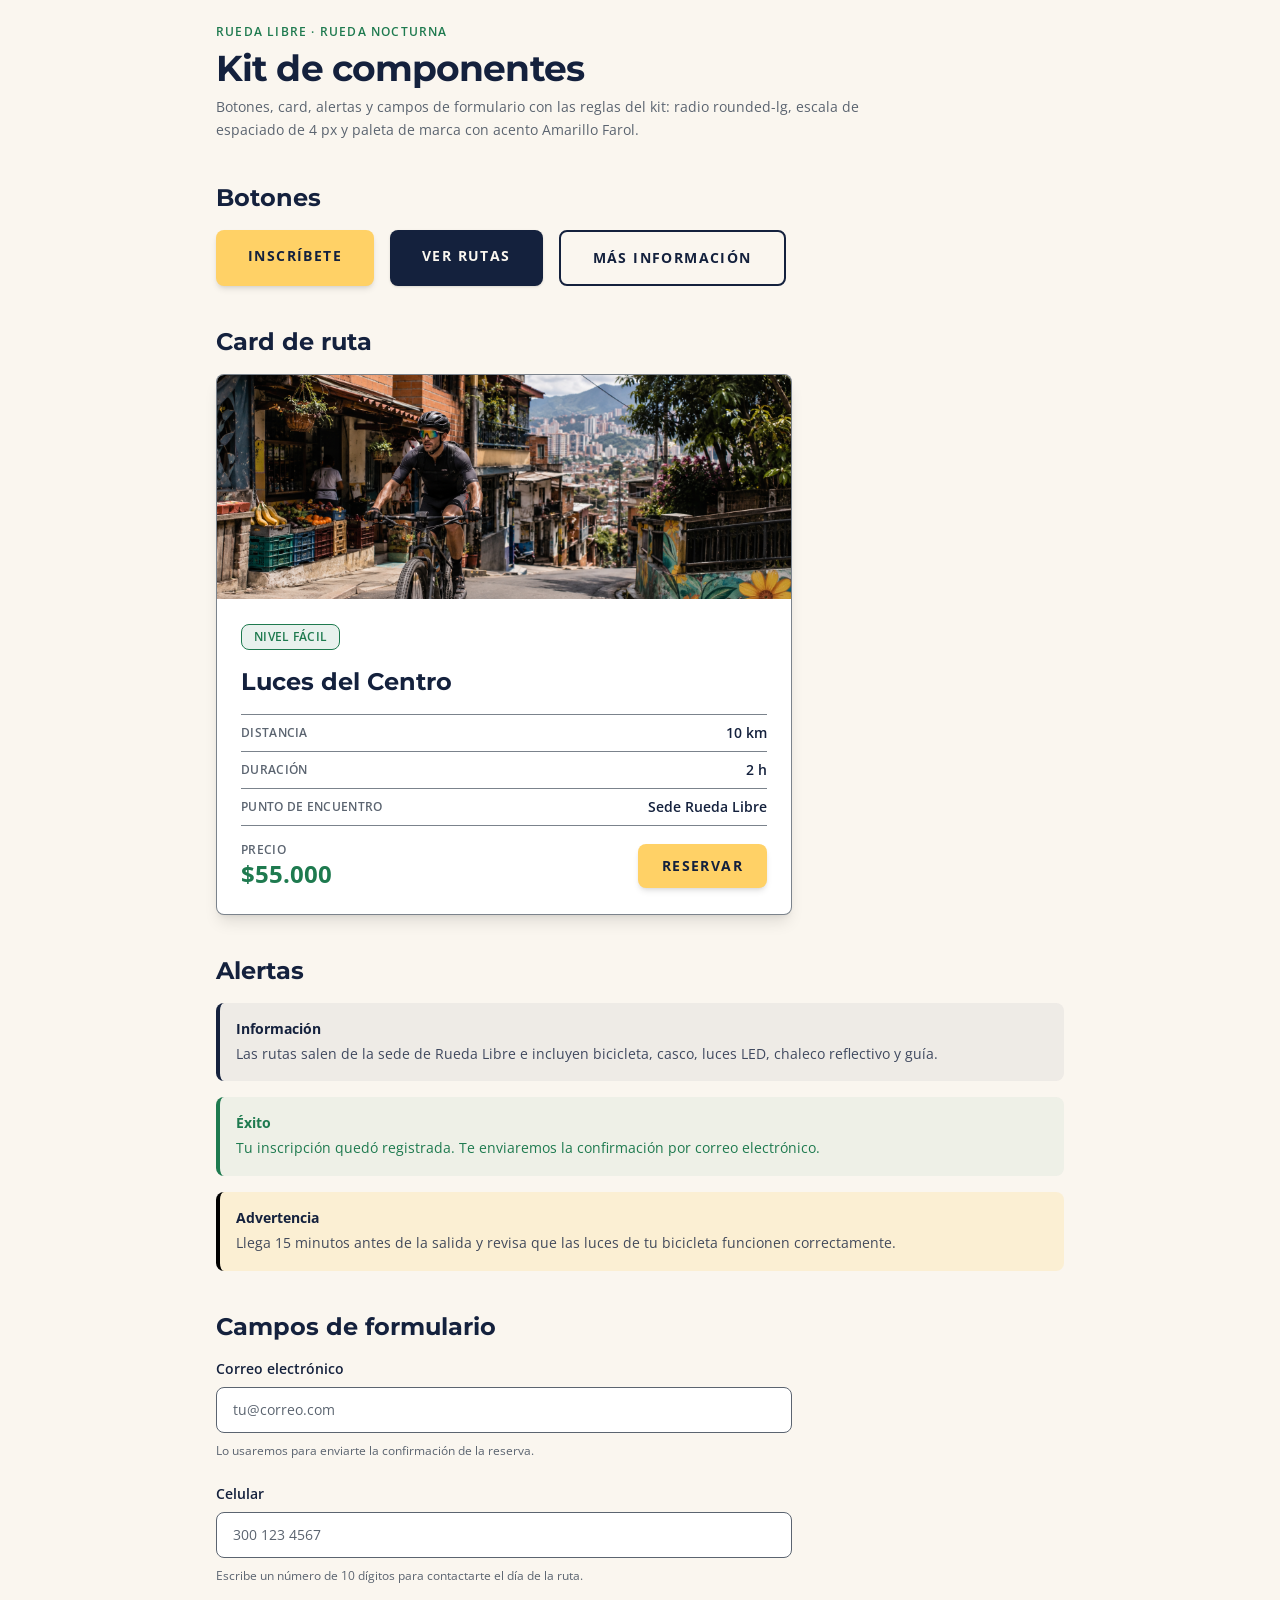
<file: nocturna/componentes.html>
<!DOCTYPE html>
<html lang="es">

<head>
    <meta charset="UTF-8">
    <meta name="viewport" content="width=device-width, initial-scale=1.0">
    <title>Kit de componentes | Rueda Nocturna</title>
    <link rel="preconnect" href="https://fonts.googleapis.com">
    <link rel="preconnect" href="https://fonts.gstatic.com" crossorigin>
    <link
        href="https://fonts.googleapis.com/css2?family=Montserrat:wght@600;700&amp;family=Open+Sans:wght@400;600;700&amp;display=swap"
        rel="stylesheet">
    <link href="./src/output.css" rel="stylesheet">
</head>

<body class="bg-crema font-open-sans text-azul-noche antialiased dark:bg-azul-noche dark:text-crema">
    <main class="mx-auto w-full max-w-4xl space-y-10 p-4 sm:p-6">
        <header class="space-y-2">
            <p class="text-xs font-semibold uppercase tracking-widest text-verde-ruta dark:text-amarillo-farol">Rueda
                Libre · Rueda Nocturna</p>
            <h1
                class="font-montserrat text-2xl font-bold tracking-tight text-azul-noche sm:text-3xl lg:text-4xl dark:text-crema">
                Kit de componentes</h1>
            <p class="max-w-2xl text-sm leading-relaxed text-gris-asfalto dark:text-crema/80">Botones, card, alertas y
                campos de formulario con las reglas del kit: radio rounded-lg, escala de espaciado de 4 px y paleta de
                marca con acento Amarillo Farol.
            </p>
        </header>

        <section class="space-y-4" aria-labelledby="botones">
            <h2 id="botones"
                class="font-montserrat text-xl font-bold text-azul-noche sm:text-2xl dark:text-crema">Botones</h2>
            <div class="flex flex-wrap gap-4">
                <a href="./index.html#inscripcion"
                    class="inline-block rounded-lg bg-amarillo-farol px-8 py-4 text-center text-sm font-bold uppercase tracking-widest text-azul-noche shadow-md transition-colors hover:bg-naranja-pedal focus:outline-none focus:ring-4 focus:ring-azul-noche/60 dark:bg-amarillo-farol dark:text-azul-noche dark:hover:bg-naranja-pedal dark:focus:ring-amarillo-farol/60">Inscríbete</a>
                <a href="./index.html#rutas"
                    class="inline-block rounded-lg bg-azul-noche px-8 py-4 text-center text-sm font-bold uppercase tracking-widest text-crema shadow transition-colors hover:bg-verde-ruta focus:outline-none focus:ring-4 focus:ring-azul-noche/60 dark:bg-crema dark:text-azul-noche dark:hover:bg-amarillo-farol dark:focus:ring-crema/50">Ver
                    rutas</a>
                <a href="./index.html#info"
                    class="inline-block rounded-lg border-2 border-azul-noche bg-transparent px-8 py-4 text-center text-sm font-bold uppercase tracking-widest text-azul-noche transition-colors hover:bg-azul-noche hover:text-crema focus:outline-none focus:ring-4 focus:ring-azul-noche/60 dark:border-amarillo-farol dark:text-amarillo-farol dark:hover:bg-amarillo-farol dark:hover:text-azul-noche dark:focus:ring-amarillo-farol/60">Más
                    información</a>
            </div>
        </section>

        <section class="space-y-4" aria-labelledby="card">
            <h2 id="card" class="font-montserrat text-xl font-bold text-azul-noche sm:text-2xl dark:text-crema">Card de
                ruta</h2>
            <article
                class="max-w-xl overflow-hidden rounded-lg border border-gris-asfalto/80 bg-white shadow-lg transition-shadow duration-300 hover:border-verde-ruta hover:shadow-2xl dark:border-crema/40 dark:bg-white/5 dark:hover:border-amarillo-farol">
                <img src="../img/neighborhood.png" alt="Ciclistas recorriendo el centro de Medellín de noche"
                    class="h-48 w-full object-cover sm:h-56">
                <div class="space-y-4 p-4 sm:p-6">
                    <span
                        class="inline-block rounded-lg border border-verde-ruta bg-verde-ruta/10 px-3 py-1 text-xs font-semibold uppercase tracking-wide text-verde-ruta dark:border-verde-ruta dark:bg-verde-ruta/20 dark:text-crema">Nivel
                        fácil</span>
                    <h3 class="font-montserrat text-xl font-bold text-azul-noche sm:text-2xl dark:text-crema">Luces del
                        Centro</h3>

                    <dl
                        class="divide-y divide-gris-asfalto/80 border-y border-gris-asfalto/80 dark:divide-crema/40 dark:border-crema/40">
                        <div class="flex items-center justify-between gap-3 py-2">
                            <dt class="text-xs font-semibold uppercase tracking-wide text-gris-asfalto dark:text-crema/70">
                                Distancia</dt>
                            <dd class="text-right text-sm font-semibold text-azul-noche dark:text-crema">10 km</dd>
                        </div>
                        <div class="flex items-center justify-between gap-3 py-2">
                            <dt class="text-xs font-semibold uppercase tracking-wide text-gris-asfalto dark:text-crema/70">
                                Duración</dt>
                            <dd class="text-right text-sm font-semibold text-azul-noche dark:text-crema">2 h</dd>
                        </div>
                        <div class="flex items-center justify-between gap-3 py-2">
                            <dt class="text-xs font-semibold uppercase tracking-wide text-gris-asfalto dark:text-crema/70">
                                Punto de encuentro</dt>
                            <dd class="text-right text-sm font-semibold text-azul-noche dark:text-crema">Sede Rueda
                                Libre</dd>
                        </div>
                    </dl>

                    <div class="flex flex-wrap items-center justify-between gap-4">
                        <div>
                            <p class="text-xs font-semibold uppercase tracking-wide text-gris-asfalto dark:text-crema/70">
                                Precio</p>
                            <p class="text-2xl font-bold text-verde-ruta dark:text-amarillo-farol">$55.000</p>
                        </div>
                        <a href="./index.html#inscripcion"
                            class="inline-block rounded-lg bg-amarillo-farol px-6 py-3 text-center text-sm font-bold uppercase tracking-widest text-azul-noche shadow-md transition-colors hover:bg-naranja-pedal focus:outline-none focus:ring-4 focus:ring-azul-noche/60 dark:bg-amarillo-farol dark:text-azul-noche dark:hover:bg-naranja-pedal dark:focus:ring-amarillo-farol/60">Reservar</a>
                    </div>
                </div>
            </article>
        </section>

        <section class="space-y-4" aria-labelledby="alertas">
            <h2 id="alertas" class="font-montserrat text-xl font-bold text-azul-noche sm:text-2xl dark:text-crema">
                Alertas</h2>
            <div class="space-y-4">
                <div role="note"
                    class="rounded-lg border-l-4 border-azul-noche bg-azul-noche/5 p-4 dark:border-amarillo-farol dark:bg-white/5">
                    <p class="text-sm font-bold text-azul-noche dark:text-amarillo-farol">Información</p>
                    <p class="mt-1 text-sm leading-relaxed text-azul-noche/80 dark:text-crema/80">Las rutas salen de la
                        sede de Rueda Libre e incluyen bicicleta, casco, luces LED, chaleco reflectivo y guía.</p>
                </div>

                <div role="status" aria-live="polite"
                    class="rounded-lg border-l-4 border-verde-ruta bg-verde-ruta/5 p-4 dark:border-verde-ruta dark:bg-verde-ruta/20">
                    <p class="text-sm font-bold text-verde-ruta dark:text-crema">Éxito</p>
                    <p class="mt-1 text-sm leading-relaxed text-verde-ruta dark:text-crema/80">Tu inscripción quedó
                        registrada. Te enviaremos la confirmación por correo electrónico.</p>
                </div>

                <div role="alert"
                    class="rounded-lg border-l-4 border-black bg-amarillo-farol/20 p-4 dark:border-amarillo-farol dark:bg-amarillo-farol/15">
                    <p class="text-sm font-bold text-azul-noche dark:text-amarillo-farol">Advertencia</p>
                    <p class="mt-1 text-sm leading-relaxed text-azul-noche/80 dark:text-crema/80">Llega 15 minutos antes
                        de la salida y revisa que las luces de tu bicicleta funcionen correctamente.</p>
                </div>
            </div>
        </section>

        <section class="space-y-4" aria-labelledby="formulario">
            <h2 id="formulario"
                class="font-montserrat text-xl font-bold text-azul-noche sm:text-2xl dark:text-crema">Campos de
                formulario</h2>
            <form class="max-w-xl space-y-6">
                <div class="space-y-2">
                    <label for="correo"
                        class="block text-sm font-semibold text-azul-noche dark:text-crema">Correo electrónico</label>
                    <input type="email" id="correo" name="correo" placeholder="tu@correo.com" autocomplete="email"
                        aria-describedby="correo-ayuda"
                        class="w-full rounded-lg border border-gris-asfalto bg-white px-4 py-3 text-sm text-azul-noche placeholder-gris-asfalto focus:border-azul-noche focus:outline-none focus:ring-4 focus:ring-azul-noche/60 dark:border-crema/40 dark:bg-black/20 dark:text-crema dark:placeholder-crema/60 dark:focus:border-amarillo-farol dark:focus:ring-amarillo-farol/60">
                    <p id="correo-ayuda" class="text-xs leading-relaxed text-gris-asfalto dark:text-crema/70">Lo usaremos
                        para enviarte la confirmación de la reserva.</p>
                </div>

                <div class="space-y-2">
                    <label for="celular"
                        class="block text-sm font-semibold text-azul-noche dark:text-crema">Celular</label>
                    <input type="tel" id="celular" name="celular" placeholder="300 123 4567" autocomplete="tel"
                        inputmode="numeric" aria-describedby="celular-ayuda"
                        class="w-full rounded-lg border border-gris-asfalto bg-white px-4 py-3 text-sm text-azul-noche placeholder-gris-asfalto focus:border-azul-noche focus:outline-none focus:ring-4 focus:ring-azul-noche/60 dark:border-crema/40 dark:bg-black/20 dark:text-crema dark:placeholder-crema/60 dark:focus:border-amarillo-farol dark:focus:ring-amarillo-farol/60">
                    <p id="celular-ayuda" class="text-xs leading-relaxed text-gris-asfalto dark:text-crema/70">Escribe un
                        número de 10 dígitos para contactarte el día de la ruta.</p>
                </div>
            </form>
        </section>
    </main>
</body>

</html>
</file>
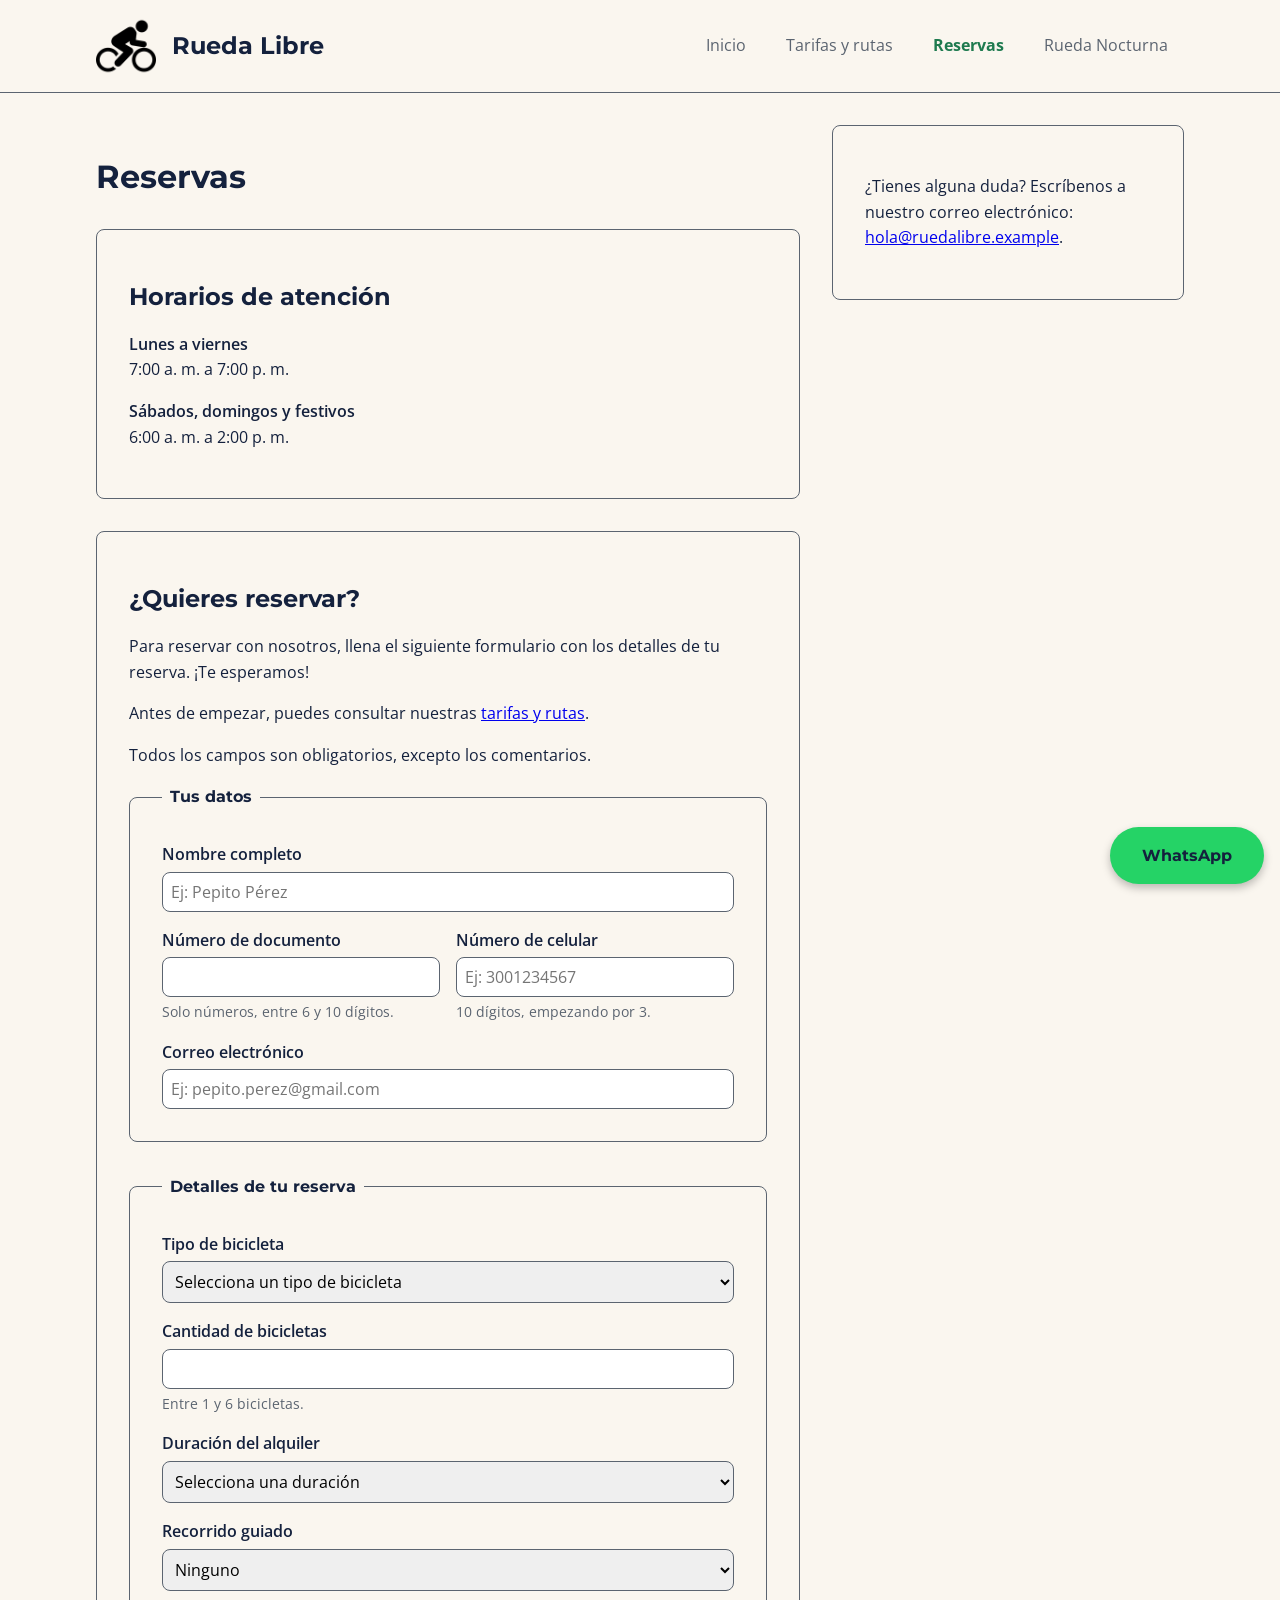
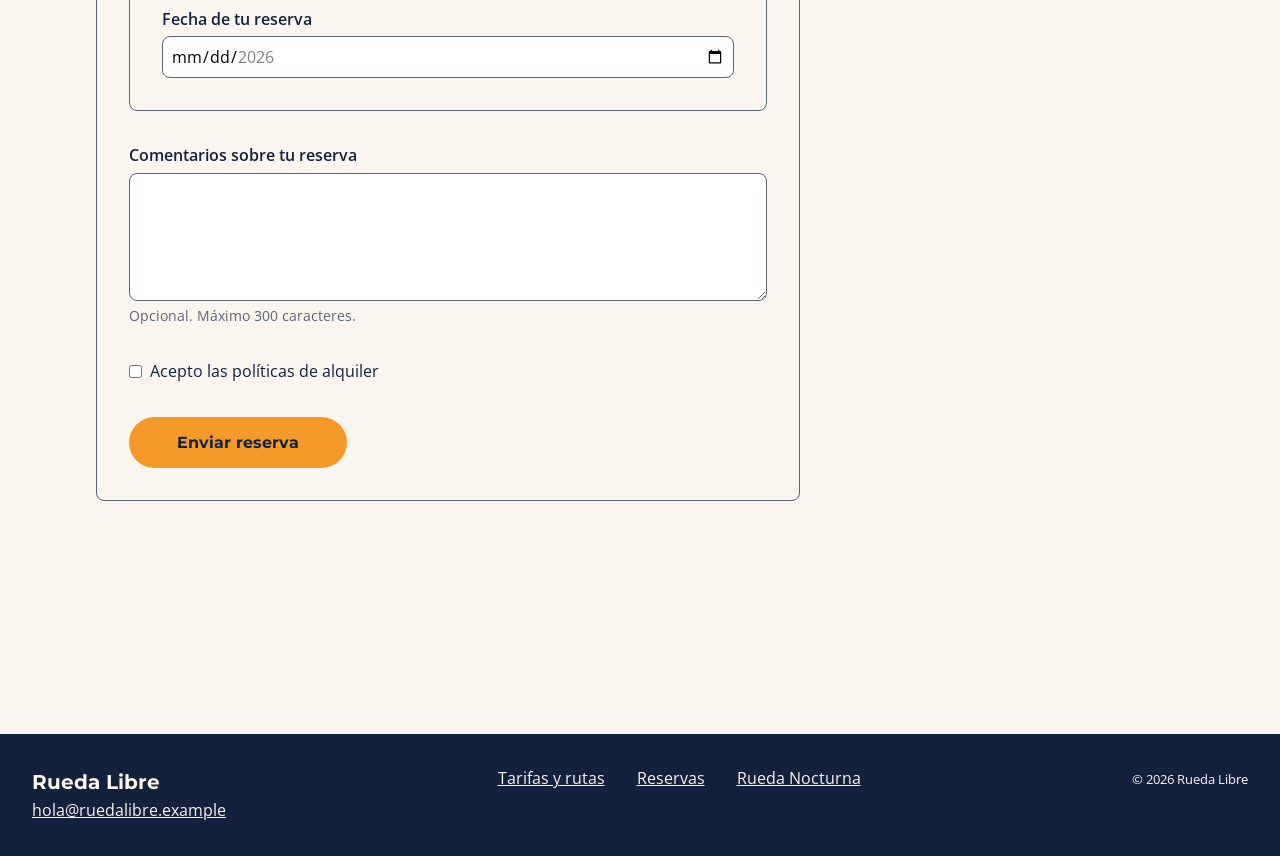
<file: pages/reservas.html>
<!doctype html>
<html lang="es">

<head>
  <meta charset="UTF-8">
  <meta name="viewport" content="width=device-width, initial-scale=1.0">
  <meta name="description"
    content="Reserva tu bicicleta o tour guiado en Medellín: elige el tipo de bicicleta, el plan y la fecha.">
  <link rel="icon" href="data:,">
  <link rel="preconnect" href="https://fonts.googleapis.com">
  <link rel="preconnect" href="https://fonts.gstatic.com" crossorigin>
  <link
    href="https://fonts.googleapis.com/css2?family=Montserrat:wght@700&amp;family=Open+Sans:wght@400;600&amp;display=swap"
    rel="stylesheet">
  <link rel="stylesheet" href="../css/styles.css">
  <title>Reservas | Rueda Libre</title>
</head>

<body>
  <a class="saltar" href="#contenido">Saltar al contenido</a>

  <header class="encabezado">
    <a class="marca" href="../index.html">
      <img src="../img/logo.png" alt="" width="60" height="60">
      <span class="marca-nombre">Rueda Libre</span>
    </a>

    <nav class="menu" aria-label="Principal">
      <ul>
        <li><a href="../index.html">Inicio</a></li>
        <li><a href="tarifas.html">Tarifas y rutas</a></li>
        <li>
          <a href="reservas.html" class="activo" aria-current="page">Reservas</a>
        </li>
        <li><a href="../nocturna/index.html">Rueda Nocturna</a></li>
      </ul>
    </nav>
  </header>

  <main id="contenido" class="con-aside">
    <div class="contenido-reservas">
      <h1>Reservas</h1>

      <section id="horarios-atencion">
        <h2>Horarios de atención</h2>
        <dl>
          <dt>Lunes a viernes</dt>
          <dd>7:00 a. m. a 7:00 p. m.</dd>
          <dt>Sábados, domingos y festivos</dt>
          <dd>6:00 a. m. a 2:00 p. m.</dd>
        </dl>
      </section>

      <section id="formulario-reserva">
        <h2>¿Quieres reservar?</h2>
        <p>
          Para reservar con nosotros, llena el siguiente formulario con los
          detalles de tu reserva. ¡Te esperamos!
        </p>
        <p>
          Antes de empezar, puedes consultar nuestras
          <a href="tarifas.html">tarifas y rutas</a>.
        </p>
        <p>Todos los campos son obligatorios, excepto los comentarios.</p>

        <form method="post">
          <fieldset>
            <legend>Tus datos</legend>

            <div class="campo">
              <label for="nombre-usuario">Nombre completo</label>
              <input id="nombre-usuario" type="text" name="nombre" placeholder="Ej: Pepito Pérez" autocomplete="name"
                minlength="3" required>
            </div>
            <div class="fila-campos">
              <div class="campo">
                <label for="cc-usuario">Número de documento</label>
                <input id="cc-usuario" name="documento" type="text" inputmode="numeric" pattern="[0-9]{6,10}"
                  autocomplete="off" aria-describedby="ayuda-documento" required>
                <small id="ayuda-documento" class="ayuda">Solo números, entre 6 y 10 dígitos.</small>
              </div>
              <div class="campo">
                <label for="celular">Número de celular</label>
                <input id="celular" name="celular" type="tel" placeholder="Ej: 3001234567" pattern="3[0-9]{9}"
                  autocomplete="tel" aria-describedby="ayuda-celular" required>
                <small id="ayuda-celular" class="ayuda">10 dígitos, empezando por 3.</small>
              </div>
            </div>
            <div class="campo">
              <label for="email-usuario">Correo electrónico</label>
              <input id="email-usuario" type="email" name="email" placeholder="Ej: pepito.perez@gmail.com"
                autocomplete="email" required>
            </div>

          </fieldset>

          <fieldset>
            <legend>Detalles de tu reserva</legend>

            <div class="campo">
              <label for="tipo-bicicleta">Tipo de bicicleta</label>
              <select name="tipo-bicicleta" id="tipo-bicicleta" required>
                <option value="" selected disabled>Selecciona un tipo de bicicleta</option>
                <option value="ciudad">Ciudad</option>
                <option value="montana">Montaña</option>
                <option value="electrica">Eléctrica</option>
              </select>
            </div>

            <div class="campo">
              <label for="cantidad-bicicletas">Cantidad de bicicletas</label>
              <input id="cantidad-bicicletas" name="cantidad-bicicletas" type="number" min="1" max="6"
                aria-describedby="ayuda-cantidad" required>
              <small id="ayuda-cantidad" class="ayuda">Entre 1 y 6 bicicletas.</small>
            </div>

            <div class="campo">
              <label for="tipo-plan">Duración del alquiler</label>
              <select name="tipo-plan" id="tipo-plan" required>
                <option value="" selected disabled>Selecciona una duración</option>
                <option value="hora">1 hora</option>
                <option value="medio-dia">Medio día (4 horas)</option>
                <option value="dia">Día completo</option>
              </select>
            </div>

            <div class="campo">
              <label for="tipo-recorrido">Recorrido guiado</label>
              <select name="tipo-recorrido" id="tipo-recorrido">
                <option value="ninguno">Ninguno</option>
                <option value="rio-parques">Río y Parques</option>
                <option value="sabores-barrio">Sabores de Barrio</option>
                <option value="palmas">Reto Las Palmas</option>
              </select>
            </div>

            <div class="campo">
              <label for="fecha">Fecha de tu reserva</label>
              <input id="fecha" name="fecha" type="date" min="2026-11-01" max="2026-12-31" required>
            </div>
          </fieldset>

          <div class="campo">
            <label for="comentarios">Comentarios sobre tu reserva</label>
            <textarea name="comentarios" id="comentarios" rows="4" maxlength="300"
              aria-describedby="ayuda-comentarios"></textarea>
            <small id="ayuda-comentarios" class="ayuda">Opcional. Máximo 300 caracteres.</small>
          </div>

          <div class="campo-checkbox">
            <input type="checkbox" name="politicas-alquiler" id="politicas-alquiler" required>
            <label for="politicas-alquiler">
              Acepto las políticas de alquiler
            </label>
          </div>

          <button type="submit" class="btn-cta">Enviar reserva</button>
        </form>
      </section>
    </div>

    <aside id="correo-contacto" aria-label="Contacto">
      <p>
        ¿Tienes alguna duda? Escríbenos a nuestro correo electrónico:
        <a href="mailto:hola@ruedalibre.example">hola@ruedalibre.example</a>.
      </p>
    </aside>
  </main>
  <a class="whatsapp-flotante" href="https://wa.me/573000000000" target="_blank" rel="noopener noreferrer"
    aria-label="WhatsApp (se abre en una pestaña nueva)">WhatsApp</a>
  <footer class="pie">
    <div class="pie__marca">
      <p class="pie__nombre">Rueda Libre</p>
      <address class="pie__contacto">
        <a href="mailto:hola@ruedalibre.example">hola@ruedalibre.example</a>
      </address>
    </div>

    <nav class="pie__menu" aria-label="Secundaria">
      <ul>
        <li><a href="tarifas.html">Tarifas y rutas</a></li>
        <li><a href="reservas.html">Reservas</a></li>
        <li><a href="../nocturna/index.html">Rueda Nocturna</a></li>
      </ul>
    </nav>

    <p class="pie__copy">
      <small>&copy; <time datetime="2026">2026</time> Rueda Libre</small>
    </p>
  </footer>


</body>

</html>
</file>
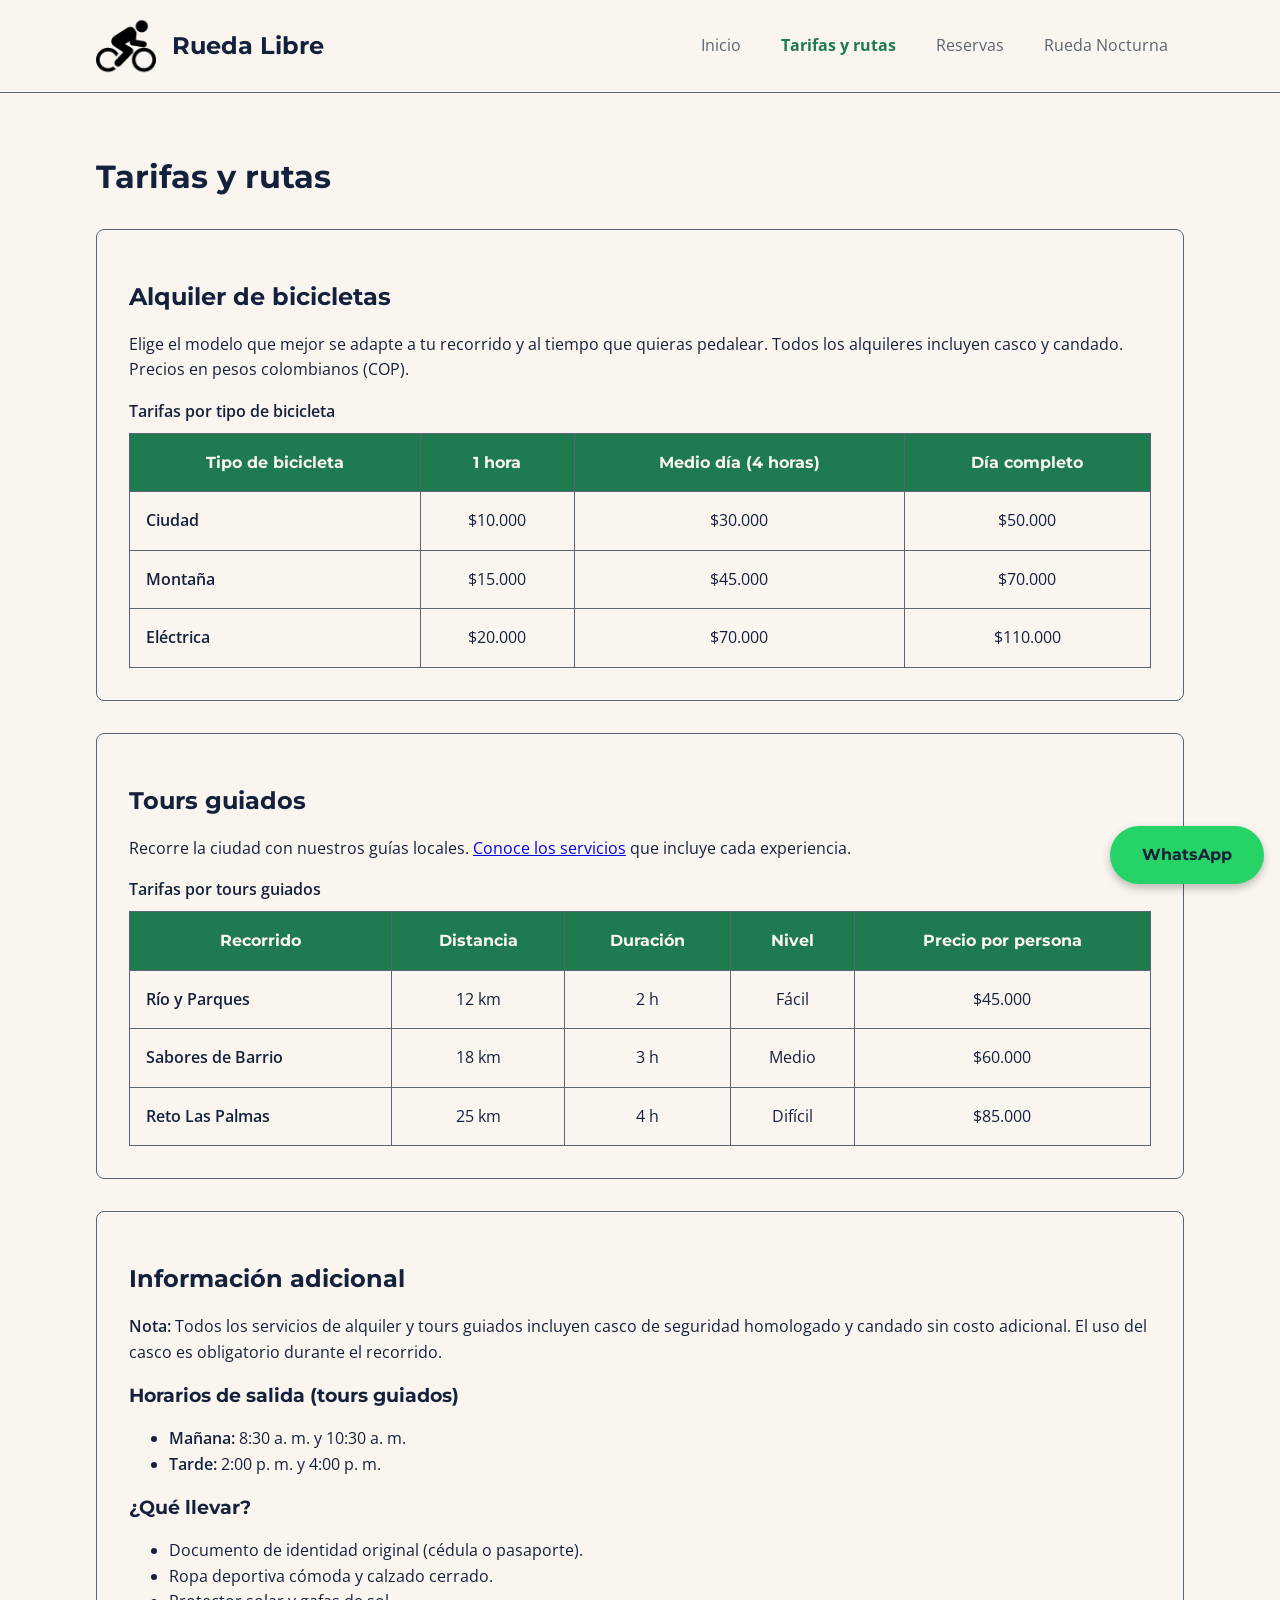
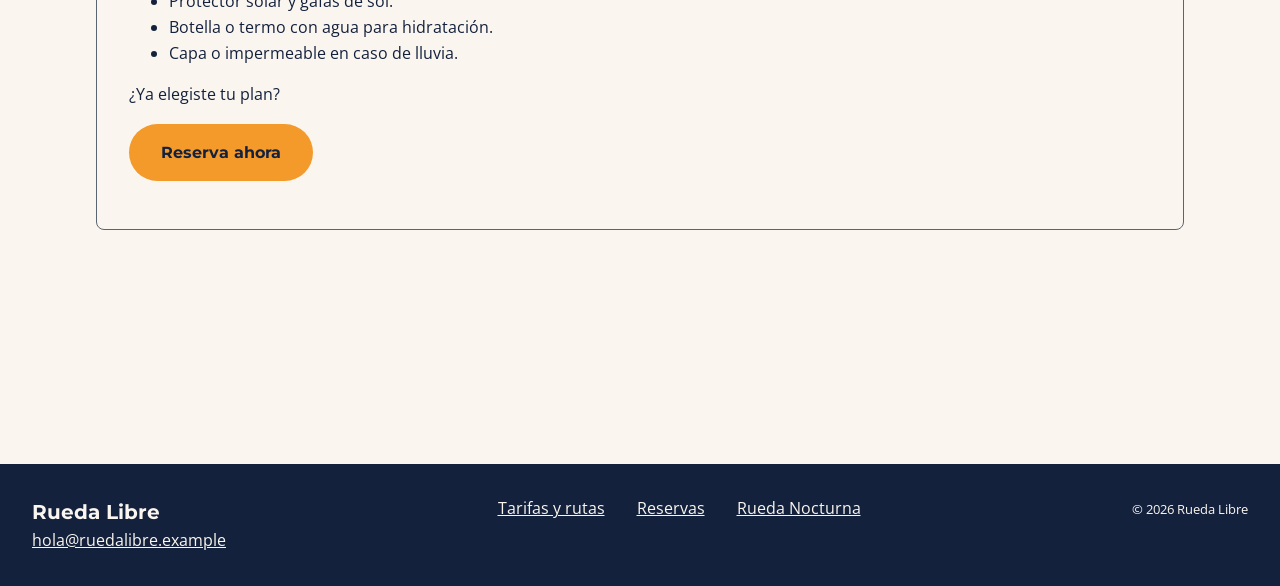
<file: pages/tarifas.html>
<!doctype html>
<html lang="es">

<head>
  <meta charset="UTF-8">
  <meta name="viewport" content="width=device-width, initial-scale=1.0">
  <meta name="description"
    content="Tarifas de alquiler de bicicletas urbanas, de montaña y eléctricas, y precios de tours guiados en Medellín.">
  <link rel="icon" href="data:,">
  <link rel="preconnect" href="https://fonts.googleapis.com">
  <link rel="preconnect" href="https://fonts.gstatic.com" crossorigin>
  <link
    href="https://fonts.googleapis.com/css2?family=Montserrat:wght@700&amp;family=Open+Sans:wght@400;600&amp;display=swap"
    rel="stylesheet">
  <link rel="stylesheet" href="../css/styles.css">
  <title>Tarifas y rutas | Rueda Libre</title>
</head>

<body>
  <a class="saltar" href="#contenido">Saltar al contenido</a>

  <header class="encabezado">
    <a class="marca" href="../index.html">
      <img src="../img/logo.png" alt="" width="60" height="60">
      <span class="marca-nombre">Rueda Libre</span>
    </a>

    <nav class="menu" aria-label="Principal">
      <ul>
        <li><a href="../index.html">Inicio</a></li>
        <li>
          <a href="tarifas.html" class="activo" aria-current="page">Tarifas y rutas</a>
        </li>
        <li><a href="reservas.html">Reservas</a></li>
        <li><a href="../nocturna/index.html">Rueda Nocturna</a></li>
      </ul>
    </nav>
  </header>

  <main id="contenido">
    <h1>Tarifas y rutas</h1>

    <section id="tarifas-bicicletas">
      <h2 id="titulo-bicicletas">Alquiler de bicicletas</h2>
      <p>
        Elige el modelo que mejor se adapte a tu recorrido y al tiempo que
        quieras pedalear. Todos los alquileres incluyen casco y candado.
        Precios en pesos colombianos (COP).
      </p>
      <div class="tabla-scroll" role="region" aria-labelledby="titulo-bicicletas" tabindex="0">
        <table id="tabla-tarifas">
          <caption>
            Tarifas por tipo de bicicleta
          </caption>
          <thead>
            <tr>
              <th scope="col">Tipo de bicicleta</th>
              <th scope="col">1 hora</th>
              <th scope="col">Medio día (4 horas)</th>
              <th scope="col">Día completo</th>
            </tr>
          </thead>
          <tbody>
            <tr>
              <th scope="row">Ciudad</th>
              <td>$10.000</td>
              <td>$30.000</td>
              <td>$50.000</td>
            </tr>
            <tr>
              <th scope="row">Montaña</th>
              <td>$15.000</td>
              <td>$45.000</td>
              <td>$70.000</td>
            </tr>
            <tr>
              <th scope="row">Eléctrica</th>
              <td>$20.000</td>
              <td>$70.000</td>
              <td>$110.000</td>
            </tr>
          </tbody>
        </table>
      </div>
    </section>

    <section id="tarifas-tours">
      <h2 id="titulo-tours">Tours guiados</h2>
      <p>
        Recorre la ciudad con nuestros guías locales.
        <a href="../index.html#nuestros-servicios">Conoce los servicios</a>
        que incluye cada experiencia.
      </p>
      <div class="tabla-scroll" role="region" aria-labelledby="titulo-tours" tabindex="0">
        <table id="tabla-tours">
          <caption>
            Tarifas por tours guiados
          </caption>
          <thead>
            <tr>
              <th scope="col">Recorrido</th>
              <th scope="col">Distancia</th>
              <th scope="col">Duración</th>
              <th scope="col">Nivel</th>
              <th scope="col">Precio por persona</th>
            </tr>
          </thead>
          <tbody>
            <tr>
              <th scope="row">Río y Parques</th>
              <td>12 km</td>
              <td>2 h</td>
              <td>Fácil</td>
              <td>$45.000</td>
            </tr>
            <tr>
              <th scope="row">Sabores de Barrio</th>
              <td>18 km</td>
              <td>3 h</td>
              <td>Medio</td>
              <td>$60.000</td>
            </tr>
            <tr>
              <th scope="row">Reto Las Palmas</th>
              <td>25 km</td>
              <td>4 h</td>
              <td>Difícil</td>
              <td>$85.000</td>
            </tr>
          </tbody>
        </table>
      </div>
    </section>

    <section id="informacion-adicional">
      <h2>Información adicional</h2>
      <p>
        <strong>Nota:</strong> Todos los servicios de alquiler y tours guiados
        incluyen casco de seguridad homologado y candado sin costo adicional.
        El uso del casco es obligatorio durante el recorrido.
      </p>

      <h3>Horarios de salida (tours guiados)</h3>
      <ul class="horarios">
        <li><strong>Mañana:</strong> 8:30 a. m. y 10:30 a. m.</li>
        <li><strong>Tarde:</strong> 2:00 p. m. y 4:00 p. m.</li>
      </ul>

      <h3>¿Qué llevar?</h3>
      <ul>
        <li>Documento de identidad original (cédula o pasaporte).</li>
        <li>Ropa deportiva cómoda y calzado cerrado.</li>
        <li>Protector solar y gafas de sol.</li>
        <li>Botella o termo con agua para hidratación.</li>
        <li>Capa o impermeable en caso de lluvia.</li>
      </ul>

      <p>¿Ya elegiste tu plan?</p>
      <p><a href="reservas.html" class="btn-cta">Reserva ahora</a></p>
    </section>
  </main>
  <a class="whatsapp-flotante" href="https://wa.me/573000000000" target="_blank" rel="noopener noreferrer"
    aria-label="WhatsApp (se abre en una pestaña nueva)">WhatsApp</a>
  <footer class="pie">
    <div class="pie__marca">
      <p class="pie__nombre">Rueda Libre</p>
      <address class="pie__contacto">
        <a href="mailto:hola@ruedalibre.example">hola@ruedalibre.example</a>
      </address>
    </div>

    <nav class="pie__menu" aria-label="Secundaria">
      <ul>
        <li><a href="tarifas.html">Tarifas y rutas</a></li>
        <li><a href="reservas.html">Reservas</a></li>
        <li><a href="../nocturna/index.html">Rueda Nocturna</a></li>
      </ul>
    </nav>

    <p class="pie__copy">
      <small>&copy; <time datetime="2026">2026</time> Rueda Libre</small>
    </p>
  </footer>


</body>

</html>
</file>
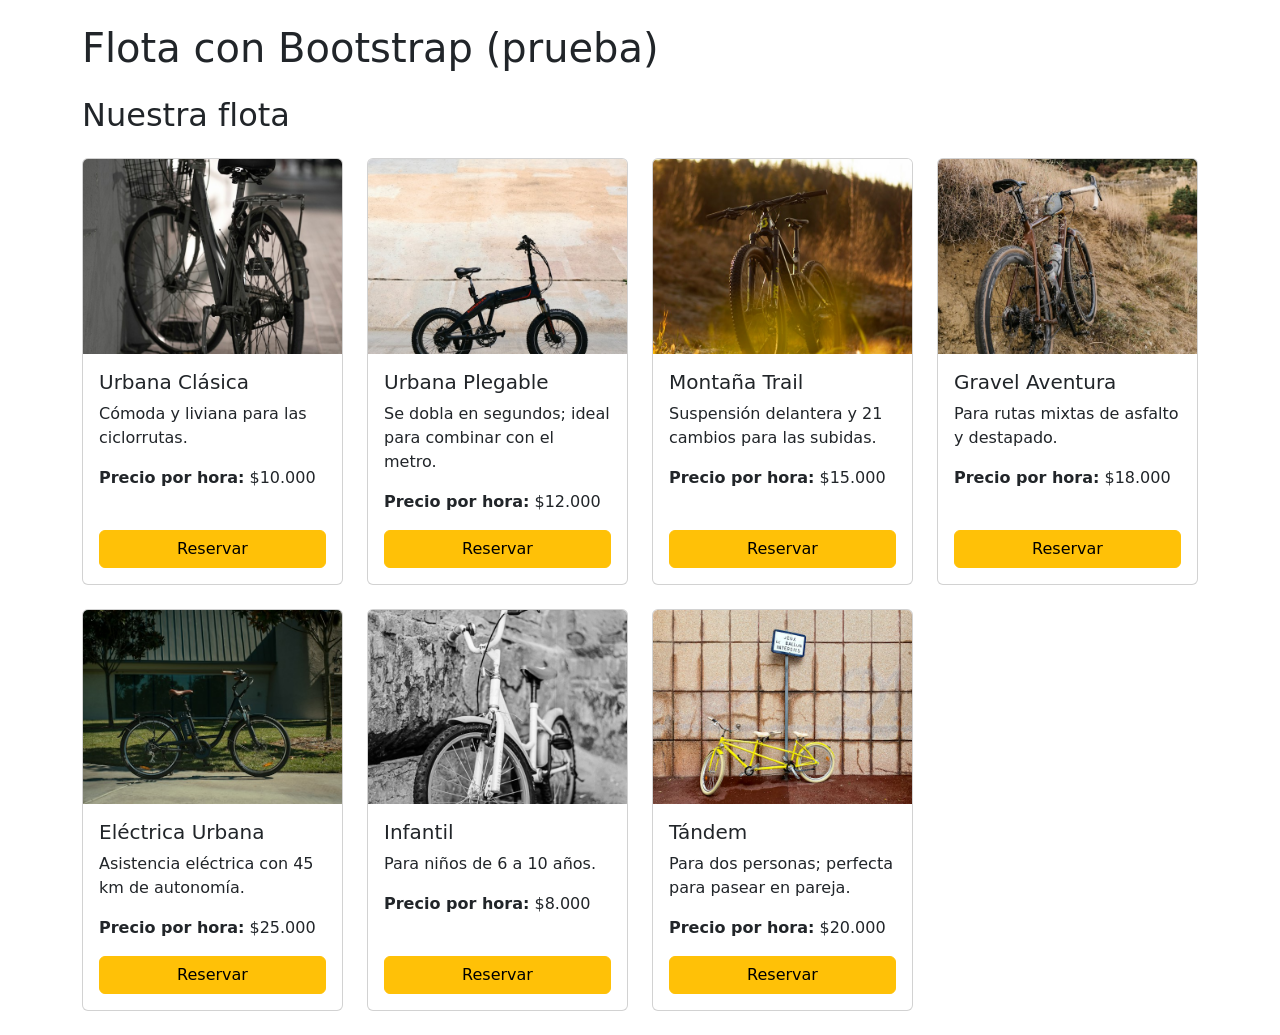
<file: pruebas/catalogo-bootstrap.html>
<!doctype html>
<html lang="es">

<head>
    <meta charset="utf-8">
    <meta name="viewport" content="width=device-width, initial-scale=1">
    <title>Flota con Bootstrap (prueba) | Rueda Libre</title>
    <link href="https://cdn.jsdelivr.net/npm/bootstrap@5.3.8/dist/css/bootstrap.min.css" rel="stylesheet"
        integrity="sha384-sRIl4kxILFvY47J16cr9ZwB07vP4J8+LH7qKQnuqkuIAvNWLzeN8tE5YBujZqJLB" crossorigin="anonymous">
</head>

<body>
    <main class="container py-4">
        <h1 class="mb-4">Flota con Bootstrap (prueba)</h1>

        <section id="nuestra-flota">
            <h2 class="mb-4">Nuestra flota</h2>
            <div class="row g-4">

                <div class="col-12 col-sm-6 col-lg-4 col-xl-3">
                    <article class="card h-100">
                        <div class="ratio ratio-4x3">
                            <img src="../img/clasic-urban.jpg" class="card-img-top object-fit-cover"
                                alt="Bicicleta urbana clásica de cuadro bajo" loading="lazy">
                        </div>
                        <div class="card-body d-flex flex-column">
                            <h3 class="h5 card-title">Urbana Clásica</h3>
                            <p class="card-text">Cómoda y liviana para las ciclorrutas.</p>
                            <p class="card-text"><strong>Precio por hora:</strong> $10.000</p>
                            <a class="btn btn-warning mt-auto" href="../pages/reservas.html">Reservar</a>
                        </div>
                    </article>
                </div>

                <div class="col-12 col-sm-6 col-lg-4 col-xl-3">
                    <article class="card h-100">
                        <div class="ratio ratio-4x3">
                            <img src="../img/urban-fold.jpg" class="card-img-top object-fit-cover"
                                alt="Bicicleta urbana plegable" loading="lazy">
                        </div>
                        <div class="card-body d-flex flex-column">
                            <h3 class="h5 card-title">Urbana Plegable</h3>
                            <p class="card-text">Se dobla en segundos; ideal para combinar con el metro.</p>
                            <p class="card-text"><strong>Precio por hora:</strong> $12.000</p>
                            <a class="btn btn-warning mt-auto" href="../pages/reservas.html">Reservar</a>
                        </div>
                    </article>
                </div>

                <div class="col-12 col-sm-6 col-lg-4 col-xl-3">
                    <article class="card h-100">
                        <div class="ratio ratio-4x3">
                            <img src="../img/mountain-trail.jpg" class="card-img-top object-fit-cover"
                                alt="Bicicleta de montaña Trail con suspensión delantera" loading="lazy">
                        </div>
                        <div class="card-body d-flex flex-column">
                            <h3 class="h5 card-title">Montaña Trail</h3>
                            <p class="card-text">Suspensión delantera y 21 cambios para las subidas.</p>
                            <p class="card-text"><strong>Precio por hora:</strong> $15.000</p>
                            <a class="btn btn-warning mt-auto" href="../pages/reservas.html">Reservar</a>
                        </div>
                    </article>
                </div>

                <div class="col-12 col-sm-6 col-lg-4 col-xl-3">
                    <article class="card h-100">
                        <div class="ratio ratio-4x3">
                            <img src="../img/gravel.jpg" class="card-img-top object-fit-cover"
                                alt="Bicicleta gravel para rutas mixtas" loading="lazy">
                        </div>
                        <div class="card-body d-flex flex-column">
                            <h3 class="h5 card-title">Gravel Aventura</h3>
                            <p class="card-text">Para rutas mixtas de asfalto y destapado.</p>
                            <p class="card-text"><strong>Precio por hora:</strong> $18.000</p>
                            <a class="btn btn-warning mt-auto" href="../pages/reservas.html">Reservar</a>
                        </div>
                    </article>
                </div>

                <div class="col-12 col-sm-6 col-lg-4 col-xl-3">
                    <article class="card h-100">
                        <div class="ratio ratio-4x3">
                            <img src="../img/electric-urban.jpg" class="card-img-top object-fit-cover"
                                alt="Bicicleta eléctrica urbana" loading="lazy">
                        </div>
                        <div class="card-body d-flex flex-column">
                            <h3 class="h5 card-title">Eléctrica Urbana</h3>
                            <p class="card-text">Asistencia eléctrica con 45 km de autonomía.</p>
                            <p class="card-text"><strong>Precio por hora:</strong> $25.000</p>
                            <a class="btn btn-warning mt-auto" href="../pages/reservas.html">Reservar</a>
                        </div>
                    </article>
                </div>

                <div class="col-12 col-sm-6 col-lg-4 col-xl-3">
                    <article class="card h-100">
                        <div class="ratio ratio-4x3">
                            <img src="../img/kids.jpg" class="card-img-top object-fit-cover"
                                alt="Bicicleta infantil para niños de 6 a 10 años" loading="lazy">
                        </div>
                        <div class="card-body d-flex flex-column">
                            <h3 class="h5 card-title">Infantil</h3>
                            <p class="card-text">Para niños de 6 a 10 años.</p>
                            <p class="card-text"><strong>Precio por hora:</strong> $8.000</p>
                            <a class="btn btn-warning mt-auto" href="../pages/reservas.html">Reservar</a>
                        </div>
                    </article>
                </div>

                <div class="col-12 col-sm-6 col-lg-4 col-xl-3">
                    <article class="card h-100">
                        <div class="ratio ratio-4x3">
                            <img src="../img/tandem.jpg" class="card-img-top object-fit-cover"
                                alt="Bicicleta tándem para dos personas" loading="lazy">
                        </div>
                        <div class="card-body d-flex flex-column">
                            <h3 class="h5 card-title">Tándem</h3>
                            <p class="card-text">Para dos personas; perfecta para pasear en pareja.</p>
                            <p class="card-text"><strong>Precio por hora:</strong> $20.000</p>
                            <a class="btn btn-warning mt-auto" href="../pages/reservas.html">Reservar</a>
                        </div>
                    </article>
                </div>

            </div>
        </section>
    </main>

    <script src="https://cdn.jsdelivr.net/npm/bootstrap@5.3.8/dist/js/bootstrap.bundle.min.js"
        integrity="sha384-FKyoEForCGlyvwx9Hj09JcYn3nv7wiPVlz7YYwJrWVcXK/BmnVDxM+D2scQbITxI"
        crossorigin="anonymous"></script>
</body>

</html>
</file>
<file: css/styles.css>
/* ==========================================================================
   1. Variables de diseño
   ========================================================================== */
 
:root {
    --color-verde-ruta: #1e7a4f;
    --color-naranja-pedal: #f39a2b;
    --color-azul-noche: #14213d;
    --color-crema: #faf6ef;
    --color-gris-asfalto: #5b6470;
    --color-whatsapp: #25d366;
 
    --font-title: "Montserrat", sans-serif;
    --font-body: "Open Sans", sans-serif;
 
    --fw-regular: 400;
    --fw-semibold: 600;
    --fw-bold: 700;
 
    --spacing-pequeno: 0.5rem;
    --spacing-mediano: 1rem;
    --spacing-grande: 2rem;
    --spacing-extra-grande: 3rem;
 
    --radius-pequeno: 0.5rem;
    --radius-pastilla: 3rem;
 
    --ancho-maximo: 70rem;
    /* Móvil: relleno compacto. Desde tablet sube a --spacing-grande */
    --padding-tarjeta: var(--spacing-mediano);
}

/* ==========================================================================
   2. Reset y estilos base
   ========================================================================== */
 
*,
*::before,
*::after {
    box-sizing: border-box;
}
 
body {
    margin: 0;
    min-height: 100vh;
    display: flex;
    flex-direction: column;
    font-family: var(--font-body);
    color: var(--color-azul-noche);
    background-color: var(--color-crema);
    font-weight: var(--fw-regular);
    line-height: 1.6;
}
 
img {
    max-width: 100%;
    height: auto;
}

/* ==========================================================================
   3. Tipografía
   ========================================================================== */
 
h1,
h2,
h3 {
    font-family: var(--font-title);
    font-weight: var(--fw-bold);
    line-height: 1.25;
}
 
strong {
    font-weight: var(--fw-semibold);
}

/* ==========================================================================
   4. Accesibilidad (utilidades)
   ========================================================================== */
 
.sr-only {
    position: absolute;
    width: 1px;
    height: 1px;
    padding: 0;
    margin: -1px;
    overflow: hidden;
    clip: rect(0, 0, 0, 0);
    white-space: nowrap;
    border: 0;
}
 
.saltar {
    position: absolute;
    left: -9999px;
}
 
.saltar:focus-visible {
    left: var(--spacing-mediano);
    top: var(--spacing-mediano);
    z-index: 2000;
    padding: var(--spacing-pequeno) var(--spacing-mediano);
    background-color: var(--color-crema);
}

/* ==========================================================================
   5. Encabezado y navegación
   Móvil: nombre arriba y menú debajo, centrado.
   ========================================================================== */
 
.encabezado {
    display: flex;
    flex-direction: column;
    align-items: center;
    gap: var(--spacing-mediano);
    margin-bottom: var(--spacing-grande);
    padding: var(--spacing-mediano);
    border-bottom: 1px solid var(--color-gris-asfalto);
}
 
.marca {
    display: inline-flex;
    align-items: center;
    gap: var(--spacing-mediano);
    color: var(--color-azul-noche);
    text-decoration: none;
}
 
.marca-nombre {
    font-family: var(--font-title);
    font-weight: var(--fw-bold);
    font-size: 1.5rem;
}

.menu ul,
.pie__menu ul {
    display: flex;
    flex-wrap: wrap;
    justify-content: center;
    gap: var(--spacing-mediano);
    margin: 0;
    padding: 0;
    list-style: none;
}
 
.menu ul {
    gap: var(--spacing-pequeno);
}
 
.menu a {
    display: block;
    padding: var(--spacing-pequeno) var(--spacing-mediano);
    border-radius: var(--radius-pequeno);
    color: var(--color-gris-asfalto);
    text-decoration: none;
}
 
.menu a[aria-current="page"] {
    color: var(--color-verde-ruta);
    font-weight: var(--fw-bold);
}
 
.menu a:hover,
.menu a:focus-visible {
    color: var(--color-azul-noche);
    text-decoration: underline;
}

/* ==========================================================================
   6. Botones, enlaces y estados de foco
   ========================================================================== */
 
.btn-cta,
.whatsapp-flotante {
    color: var(--color-azul-noche);
    font-family: var(--font-title);
    font-weight: var(--fw-bold);
    text-decoration: none;
    padding: var(--spacing-mediano) var(--spacing-grande);
}
 
.btn-cta {
    display: inline-block;
    background-color: var(--color-naranja-pedal);
    border: none;
    font-size: 1rem;
    cursor: pointer;
}
 
.btn-cta:hover,
.btn-cta:focus-visible,
.whatsapp-flotante:hover,
.whatsapp-flotante:focus-visible {
    background-color: var(--color-azul-noche);
    color: var(--color-crema);
}
 
.btn-cta:active {
    background-color: var(--color-verde-ruta);
    color: var(--color-crema);
}

input:focus-visible,
select:focus-visible,
textarea:focus-visible,
a:focus-visible,
button:focus-visible,
.tabla-scroll:focus-visible {
    outline: 0.125rem solid var(--color-azul-noche);
    outline-offset: 0.125rem;
}

/* ==========================================================================
   7. Layout principal
   ========================================================================== */
 
main {
    flex: 1;
    width: 100%;
    max-width: var(--ancho-maximo);
    margin: 0 auto;
    padding: 0 var(--spacing-mediano) 5rem;
}
 
main>h1,
.contenido-reservas>h1 {
    margin: var(--spacing-grande) 0;
}

/* ==========================================================================
   8. Secciones y tarjetas
   ========================================================================== */
 
#nuestros-servicios article,
#tipos-bicicletas article,
#nuestra-flota article,
#como-alquilar,
#beneficios,
#encuentranos,
#horarios-atencion,
#formulario-reserva,
#tarifas-bicicletas,
#tarifas-tours,
#informacion-adicional,
#correo-contacto {
    padding: var(--padding-tarjeta);
    border: 1px solid var(--color-gris-asfalto);
    border-radius: var(--radius-pequeno);
    margin-bottom: var(--spacing-grande);
}

/* ==========================================================================
   9. Página de inicio
   ========================================================================== */
 
#quienes-somos {
    display: grid;
    grid-template-columns: 1fr;
    align-items: center;
    gap: var(--spacing-grande);
}
 
#quienes-somos img {
    display: block;
    width: 100%;
    aspect-ratio: 4 / 3;
    object-fit: cover;
    border-radius: var(--radius-pequeno);
}
 
#nuestras-rutas {
    display: grid;
    grid-template-columns: 1fr;
    gap: var(--spacing-grande);
    margin-bottom: var(--spacing-grande);
}
 
#nuestras-rutas>h2 {
    grid-column: 1 / -1;
    margin: 0;
}
 
#nuestras-rutas article img {
    width: 100%;
    aspect-ratio: 4 / 3;
    object-fit: cover;
    border-radius: var(--radius-pequeno);
}
 
#nuestros-servicios,
#tipos-bicicletas {
    display: flex;
    flex-wrap: wrap;
    gap: var(--spacing-grande);
    margin-bottom: var(--spacing-grande);
}
 
#tipos-bicicletas {
    justify-content: center;
}
 
#nuestros-servicios>h2,
#tipos-bicicletas>h2 {
    flex: 1 0 100%;
    margin: 0;
}
 
#nuestros-servicios article,
#tipos-bicicletas article {
    flex: 1 1 20rem;
}
 
#beneficios img {
    display: block;
    width: 100%;
}
 
#tipos-bicicletas article,
.tarjeta-bici {
    display: flex;
    flex-direction: column;
    gap: var(--spacing-pequeno);
    align-items: center;
    text-align: center;
}
 
#tipos-bicicletas article img,
.tarjeta-bici img {
    height: 200px;
    object-fit: cover;
    border-radius: var(--radius-pequeno);
}
 
#tipos-bicicletas article .btn-cta,
.tarjeta-bici .btn-cta {
    border-radius: var(--radius-pastilla);
}
 
.tarjeta-bici .btn-cta {
    margin-top: auto;
}
 
#nuestra-flota {
    display: grid;
    grid-template-columns: repeat(auto-fit, minmax(18rem, 1fr));
    gap: var(--spacing-grande);
    margin-bottom: var(--spacing-grande);
}
 
#nuestra-flota>h2 {
    grid-column: 1 / -1;
    margin: 0;
}
 
#nuestra-flota article h3,
#nuestra-flota article p {
    margin: 0;
}
 
.annotation-new {
    display: inline-block;
    margin-left: var(--spacing-pequeno);
    padding: 0.25rem var(--spacing-mediano);
    background-color: var(--color-verde-ruta);
    color: var(--color-crema);
    font-family: var(--font-title);
    font-size: 0.875rem;
    font-weight: var(--fw-bold);
    vertical-align: middle;
    border-radius: var(--radius-pastilla);
}

/* ==========================================================================
    10. Tarifas y tablas
    ========================================================================== */

.tabla-scroll {
    overflow-x: auto;
}
 
table {
    width: 100%;
    min-width: 32rem;
    border-collapse: collapse;
}
 
caption {
    padding-bottom: var(--spacing-pequeno);
    font-weight: var(--fw-semibold);
    text-align: left;
}
 
th,
td {
    padding: 0.5rem 0.25rem;
    border: 1px solid var(--color-gris-asfalto);
    font-size: 0.75rem;
    text-align: center;
}
 
thead th {
    background-color: var(--color-verde-ruta);
    color: var(--color-crema);
    font-family: var(--font-title);
}
 
tbody th[scope="row"] {
    text-align: left;
    font-weight: var(--fw-semibold);
}
 
#informacion-adicional a {
    border-radius: var(--radius-pastilla);
}

/* ==========================================================================
   11. Reservas y formulario
   ========================================================================== */

dt {
    font-weight: var(--fw-semibold);
}
 
dd {
    margin: 0 0 var(--spacing-mediano);
}
 
main.con-aside {
    display: grid;
    grid-template-columns: 1fr;
    gap: var(--spacing-grande);
}
 
main.con-aside>#correo-contacto {
    margin-bottom: 0;
}
 
main.con-aside>.contenido-reservas {
    min-width: 0;
}
 
#formulario-reserva form {
    display: flex;
    flex-direction: column;
    gap: var(--spacing-grande);
}
 
#formulario-reserva fieldset {
    min-width: 0;
    margin: 0;
    border: 1px solid var(--color-gris-asfalto);
    border-radius: var(--radius-pequeno);
    padding: var(--padding-tarjeta);
    display: flex;
    flex-direction: column;
    gap: var(--spacing-mediano);
}
 
#formulario-reserva legend {
    font-family: var(--font-title);
    font-weight: var(--fw-bold);
    padding: 0 var(--spacing-pequeno);
}
 
.campo {
    display: flex;
    flex-direction: column;
    gap: 0.25rem;
}
 
.ayuda {
    color: var(--color-gris-asfalto);
    font-size: 0.875rem;
}
 
#formulario-reserva label {
    font-weight: var(--fw-semibold);
}
 
#formulario-reserva input,
#formulario-reserva select,
#formulario-reserva textarea {
    width: 100%;
    padding: var(--spacing-pequeno);
    border: 1px solid var(--color-gris-asfalto);
    border-radius: var(--radius-pequeno);
    font-family: inherit;
    font-size: 1rem;
}
 
#formulario-reserva textarea {
    min-height: 8rem;
    resize: vertical;
}
 
#formulario-reserva .campo-checkbox {
    display: flex;
    flex-direction: row;
    gap: var(--spacing-pequeno);
    align-items: center;
}
 
#formulario-reserva .campo-checkbox input[type="checkbox"] {
    width: auto;
    padding: 0;
    margin: 0;
}
 
#formulario-reserva .campo-checkbox label {
    font-weight: var(--fw-regular);
}
 
#formulario-reserva .btn-cta {
    align-self: flex-start;
    padding: var(--spacing-mediano) var(--spacing-extra-grande);
    border-radius: var(--radius-pastilla);
}
 
#formulario-reserva .fila-campos {
    display: flex;
    flex-direction: column;
    gap: var(--spacing-mediano);
}
 
#formulario-reserva .fila-campos .campo {
    flex: 1;
    min-width: 0;
}

/* ==========================================================================
   12. Pie de página
   ========================================================================== */

.pie {
    display: flex;
    flex-direction: column;
    align-items: center;
    gap: var(--spacing-grande);
    margin-top: var(--spacing-extra-grande);
    padding: var(--spacing-grande);
    background-color: var(--color-azul-noche);
    color: var(--color-crema);
    text-align: center;
}
 
.pie p,
.pie address {
    margin: 0;
}
 
.pie__nombre {
    font-family: var(--font-title);
    font-weight: var(--fw-bold);
    font-size: 1.25rem;
}
 
.pie__contacto {
    font-style: normal;
}
 
.pie a {
    color: var(--color-crema);
}
 
.pie a:hover {
    color: var(--color-naranja-pedal);
}
 
.pie a:focus-visible {
    outline-color: var(--color-crema);
}

/* ==========================================================================
   13. WhatsApp flotante
   ========================================================================== */

.whatsapp-flotante {
    /* sticky: acompaña el scroll y se detiene sobre el footer */
    position: sticky;
    bottom: var(--spacing-mediano);
    z-index: 1000;
    width: fit-content;
    margin: 0 var(--spacing-mediano) var(--spacing-mediano) auto;
 
    display: flex;
    align-items: center;
    gap: var(--spacing-pequeno);
 
    background-color: var(--color-whatsapp);
    border-radius: var(--radius-pastilla);
    box-shadow: 0 0.25rem 0.5rem rgba(0, 0, 0, 0.25);
}

/* ==========================================================================
   14. Responsive
   ========================================================================== */

   /* Tablet: desde 768px */
@media (min-width: 768px) {
    :root {
        --padding-tarjeta: var(--spacing-grande);
    }
 
    .encabezado {
        flex-direction: row;
        flex-wrap: wrap;
        justify-content: space-between;
        gap: var(--spacing-grande);
        /* Alinea el contenido con el borde del main, con un mínimo de aire a los lados */
        padding-inline: max(var(--spacing-grande),
                calc((100% - var(--ancho-maximo)) / 2 + var(--spacing-mediano)));
    }
 
    #quienes-somos {
        grid-template-columns: 1fr 1fr;
    }
 
    #nuestras-rutas {
        grid-template-columns: repeat(3, 1fr);
    }
 
    th,
    td {
        padding: var(--spacing-mediano);
        font-size: 1rem;
    }
 
    #formulario-reserva .fila-campos {
        flex-direction: row;
    }
 
    .pie {
        flex-direction: row;
        flex-wrap: wrap;
        align-items: flex-start;
        justify-content: space-between;
        text-align: left;
    }
 
    .pie__menu ul {
        gap: var(--spacing-grande);
    }
}
 
/* Escritorio: desde 1200px */
@media (min-width: 1200px) {
    
    #quienes-somos {
        min-height: calc(100vh - 13.8rem);
    }
 
    #quienes-somos img {
        height: 60vh;
    }
 
    main.con-aside {
        grid-template-columns: 2fr 1fr;
        align-items: start;
    }
 
    main.con-aside>#correo-contacto {
        position: sticky;
        top: var(--spacing-mediano);
    }
}
</file>
<file: nocturna/src/output.css>
*,:after,:before{--tw-border-spacing-x:0;--tw-border-spacing-y:0;--tw-translate-x:0;--tw-translate-y:0;--tw-rotate:0;--tw-skew-x:0;--tw-skew-y:0;--tw-scale-x:1;--tw-scale-y:1;--tw-pan-x: ;--tw-pan-y: ;--tw-pinch-zoom: ;--tw-scroll-snap-strictness:proximity;--tw-gradient-from-position: ;--tw-gradient-via-position: ;--tw-gradient-to-position: ;--tw-ordinal: ;--tw-slashed-zero: ;--tw-numeric-figure: ;--tw-numeric-spacing: ;--tw-numeric-fraction: ;--tw-ring-inset: ;--tw-ring-offset-width:0px;--tw-ring-offset-color:#fff;--tw-ring-color:rgba(59,130,246,.5);--tw-ring-offset-shadow:0 0 #0000;--tw-ring-shadow:0 0 #0000;--tw-shadow:0 0 #0000;--tw-shadow-colored:0 0 #0000;--tw-blur: ;--tw-brightness: ;--tw-contrast: ;--tw-grayscale: ;--tw-hue-rotate: ;--tw-invert: ;--tw-saturate: ;--tw-sepia: ;--tw-drop-shadow: ;--tw-backdrop-blur: ;--tw-backdrop-brightness: ;--tw-backdrop-contrast: ;--tw-backdrop-grayscale: ;--tw-backdrop-hue-rotate: ;--tw-backdrop-invert: ;--tw-backdrop-opacity: ;--tw-backdrop-saturate: ;--tw-backdrop-sepia: ;--tw-contain-size: ;--tw-contain-layout: ;--tw-contain-paint: ;--tw-contain-style: }::backdrop{--tw-border-spacing-x:0;--tw-border-spacing-y:0;--tw-translate-x:0;--tw-translate-y:0;--tw-rotate:0;--tw-skew-x:0;--tw-skew-y:0;--tw-scale-x:1;--tw-scale-y:1;--tw-pan-x: ;--tw-pan-y: ;--tw-pinch-zoom: ;--tw-scroll-snap-strictness:proximity;--tw-gradient-from-position: ;--tw-gradient-via-position: ;--tw-gradient-to-position: ;--tw-ordinal: ;--tw-slashed-zero: ;--tw-numeric-figure: ;--tw-numeric-spacing: ;--tw-numeric-fraction: ;--tw-ring-inset: ;--tw-ring-offset-width:0px;--tw-ring-offset-color:#fff;--tw-ring-color:rgba(59,130,246,.5);--tw-ring-offset-shadow:0 0 #0000;--tw-ring-shadow:0 0 #0000;--tw-shadow:0 0 #0000;--tw-shadow-colored:0 0 #0000;--tw-blur: ;--tw-brightness: ;--tw-contrast: ;--tw-grayscale: ;--tw-hue-rotate: ;--tw-invert: ;--tw-saturate: ;--tw-sepia: ;--tw-drop-shadow: ;--tw-backdrop-blur: ;--tw-backdrop-brightness: ;--tw-backdrop-contrast: ;--tw-backdrop-grayscale: ;--tw-backdrop-hue-rotate: ;--tw-backdrop-invert: ;--tw-backdrop-opacity: ;--tw-backdrop-saturate: ;--tw-backdrop-sepia: ;--tw-contain-size: ;--tw-contain-layout: ;--tw-contain-paint: ;--tw-contain-style: }/*! tailwindcss v3.4.19 | MIT License | https://tailwindcss.com*/*,:after,:before{box-sizing:border-box;border:0 solid #e5e7eb}:after,:before{--tw-content:""}:host,html{line-height:1.5;-webkit-text-size-adjust:100%;-moz-tab-size:4;-o-tab-size:4;tab-size:4;font-family:ui-sans-serif,system-ui,sans-serif,Apple Color Emoji,Segoe UI Emoji,Segoe UI Symbol,Noto Color Emoji;font-feature-settings:normal;font-variation-settings:normal;-webkit-tap-highlight-color:transparent}body{margin:0;line-height:inherit}hr{height:0;color:inherit;border-top-width:1px}abbr:where([title]){-webkit-text-decoration:underline dotted;text-decoration:underline dotted}h1,h2,h3,h4,h5,h6{font-size:inherit;font-weight:inherit}a{color:inherit;text-decoration:inherit}b,strong{font-weight:bolder}code,kbd,pre,samp{font-family:ui-monospace,SFMono-Regular,Menlo,Monaco,Consolas,Liberation Mono,Courier New,monospace;font-feature-settings:normal;font-variation-settings:normal;font-size:1em}small{font-size:80%}sub,sup{font-size:75%;line-height:0;position:relative;vertical-align:baseline}sub{bottom:-.25em}sup{top:-.5em}table{text-indent:0;border-color:inherit;border-collapse:collapse}button,input,optgroup,select,textarea{font-family:inherit;font-feature-settings:inherit;font-variation-settings:inherit;font-size:100%;font-weight:inherit;line-height:inherit;letter-spacing:inherit;color:inherit;margin:0;padding:0}button,select{text-transform:none}button,input:where([type=button]),input:where([type=reset]),input:where([type=submit]){-webkit-appearance:button;background-color:transparent;background-image:none}:-moz-focusring{outline:auto}:-moz-ui-invalid{box-shadow:none}progress{vertical-align:baseline}::-webkit-inner-spin-button,::-webkit-outer-spin-button{height:auto}[type=search]{-webkit-appearance:textfield;outline-offset:-2px}::-webkit-search-decoration{-webkit-appearance:none}::-webkit-file-upload-button{-webkit-appearance:button;font:inherit}summary{display:list-item}blockquote,dd,dl,figure,h1,h2,h3,h4,h5,h6,hr,p,pre{margin:0}fieldset{margin:0}fieldset,legend{padding:0}menu,ol,ul{list-style:none;margin:0;padding:0}dialog{padding:0}textarea{resize:vertical}input::-moz-placeholder,textarea::-moz-placeholder{opacity:1;color:#9ca3af}input::placeholder,textarea::placeholder{opacity:1;color:#9ca3af}[role=button],button{cursor:pointer}:disabled{cursor:default}audio,canvas,embed,iframe,img,object,svg,video{display:block;vertical-align:middle}img,video{max-width:100%;height:auto}[hidden]:where(:not([hidden=until-found])){display:none}.sr-only{position:absolute;width:1px;height:1px;padding:0;margin:-1px;overflow:hidden;clip:rect(0,0,0,0);white-space:nowrap;border-width:0}.relative{position:relative}.mx-auto{margin-left:auto;margin-right:auto}.my-5{margin-top:1.25rem;margin-bottom:1.25rem}.mb-4{margin-bottom:1rem}.mb-6{margin-bottom:1.5rem}.mt-1{margin-top:.25rem}.mt-auto{margin-top:auto}.block{display:block}.inline-block{display:inline-block}.flex{display:flex}.inline-flex{display:inline-flex}.grid{display:grid}.hidden{display:none}.h-4{height:1rem}.h-48{height:12rem}.h-7{height:1.75rem}.h-9{height:2.25rem}.h-full{height:100%}.w-4{width:1rem}.w-9{width:2.25rem}.w-full{width:100%}.min-w-0{min-width:0}.max-w-2xl{max-width:42rem}.max-w-3xl{max-width:48rem}.max-w-4xl{max-width:56rem}.max-w-5xl{max-width:64rem}.max-w-xl{max-width:36rem}.flex-1{flex:1 1 0%}.shrink-0{flex-shrink:0}.grid-cols-1{grid-template-columns:repeat(1,minmax(0,1fr))}.flex-col{flex-direction:column}.flex-wrap{flex-wrap:wrap}.items-start{align-items:flex-start}.items-center{align-items:center}.items-stretch{align-items:stretch}.justify-center{justify-content:center}.justify-between{justify-content:space-between}.gap-2{gap:.5rem}.gap-3{gap:.75rem}.gap-4{gap:1rem}.gap-6{gap:1.5rem}.gap-8{gap:2rem}.space-y-10>:not([hidden])~:not([hidden]){--tw-space-y-reverse:0;margin-top:calc(2.5rem*(1 - var(--tw-space-y-reverse)));margin-bottom:calc(2.5rem*var(--tw-space-y-reverse))}.space-y-2>:not([hidden])~:not([hidden]){--tw-space-y-reverse:0;margin-top:calc(.5rem*(1 - var(--tw-space-y-reverse)));margin-bottom:calc(.5rem*var(--tw-space-y-reverse))}.space-y-3>:not([hidden])~:not([hidden]){--tw-space-y-reverse:0;margin-top:calc(.75rem*(1 - var(--tw-space-y-reverse)));margin-bottom:calc(.75rem*var(--tw-space-y-reverse))}.space-y-4>:not([hidden])~:not([hidden]){--tw-space-y-reverse:0;margin-top:calc(1rem*(1 - var(--tw-space-y-reverse)));margin-bottom:calc(1rem*var(--tw-space-y-reverse))}.space-y-6>:not([hidden])~:not([hidden]){--tw-space-y-reverse:0;margin-top:calc(1.5rem*(1 - var(--tw-space-y-reverse)));margin-bottom:calc(1.5rem*var(--tw-space-y-reverse))}.divide-y>:not([hidden])~:not([hidden]){--tw-divide-y-reverse:0;border-top-width:calc(1px*(1 - var(--tw-divide-y-reverse)));border-bottom-width:calc(1px*var(--tw-divide-y-reverse))}.divide-gris-asfalto\/80>:not([hidden])~:not([hidden]){border-color:rgba(91,100,112,.8)}.overflow-hidden{overflow:hidden}.rounded{border-radius:.25rem}.rounded-full{border-radius:9999px}.rounded-lg{border-radius:.5rem}.border{border-width:1px}.border-2{border-width:2px}.border-y{border-top-width:1px}.border-b,.border-y{border-bottom-width:1px}.border-l-4{border-left-width:4px}.border-t{border-top-width:1px}.border-azul-noche{--tw-border-opacity:1;border-color:rgb(20 33 61/var(--tw-border-opacity,1))}.border-black{--tw-border-opacity:1;border-color:rgb(0 0 0/var(--tw-border-opacity,1))}.border-crema\/40{border-color:hsla(38,52%,96%,.4)}.border-gris-asfalto{--tw-border-opacity:1;border-color:rgb(91 100 112/var(--tw-border-opacity,1))}.border-gris-asfalto\/30{border-color:rgba(91,100,112,.3)}.border-gris-asfalto\/80{border-color:rgba(91,100,112,.8)}.border-verde-ruta{--tw-border-opacity:1;border-color:rgb(30 122 79/var(--tw-border-opacity,1))}.border-verde-ruta\/30{border-color:rgba(30,122,79,.3)}.bg-amarillo-farol{--tw-bg-opacity:1;background-color:rgb(255 209 102/var(--tw-bg-opacity,1))}.bg-amarillo-farol\/20{background-color:rgba(255,209,102,.2)}.bg-azul-noche{--tw-bg-opacity:1;background-color:rgb(20 33 61/var(--tw-bg-opacity,1))}.bg-azul-noche\/5{background-color:rgba(20,33,61,.05)}.bg-crema{--tw-bg-opacity:1;background-color:rgb(250 246 239/var(--tw-bg-opacity,1))}.bg-naranja-pedal{--tw-bg-opacity:1;background-color:rgb(243 154 43/var(--tw-bg-opacity,1))}.bg-naranja-pedal\/20{background-color:rgba(243,154,43,.2)}.bg-transparent{background-color:transparent}.bg-verde-ruta{--tw-bg-opacity:1;background-color:rgb(30 122 79/var(--tw-bg-opacity,1))}.bg-verde-ruta\/10{background-color:rgba(30,122,79,.1)}.bg-verde-ruta\/20{background-color:rgba(30,122,79,.2)}.bg-verde-ruta\/5{background-color:rgba(30,122,79,.05)}.bg-white{--tw-bg-opacity:1;background-color:rgb(255 255 255/var(--tw-bg-opacity,1))}.object-cover{-o-object-fit:cover;object-fit:cover}.p-4{padding:1rem}.p-6{padding:1.5rem}.px-1{padding-left:.25rem;padding-right:.25rem}.px-2{padding-left:.5rem;padding-right:.5rem}.px-3{padding-left:.75rem;padding-right:.75rem}.px-4{padding-left:1rem;padding-right:1rem}.px-6{padding-left:1.5rem;padding-right:1.5rem}.px-8{padding-left:2rem;padding-right:2rem}.py-1{padding-top:.25rem;padding-bottom:.25rem}.py-2{padding-top:.5rem;padding-bottom:.5rem}.py-3{padding-top:.75rem;padding-bottom:.75rem}.py-4{padding-top:1rem;padding-bottom:1rem}.text-center{text-align:center}.text-right{text-align:right}.font-montserrat{font-family:Montserrat,ui-sans-serif,system-ui,sans-serif}.font-open-sans{font-family:Open Sans,ui-sans-serif,system-ui,sans-serif}.text-2xl{font-size:1.5rem;line-height:2rem}.text-3xl{font-size:1.875rem;line-height:2.25rem}.text-base{font-size:1rem;line-height:1.5rem}.text-lg{font-size:1.125rem;line-height:1.75rem}.text-sm{font-size:.875rem;line-height:1.25rem}.text-xl{font-size:1.25rem;line-height:1.75rem}.text-xs{font-size:.75rem;line-height:1rem}.font-bold{font-weight:700}.font-semibold{font-weight:600}.uppercase{text-transform:uppercase}.leading-relaxed{line-height:1.625}.leading-tight{line-height:1.25}.tracking-tight{letter-spacing:-.025em}.tracking-wide{letter-spacing:.025em}.tracking-widest{letter-spacing:.1em}.text-amarillo-farol{--tw-text-opacity:1;color:rgb(255 209 102/var(--tw-text-opacity,1))}.text-azul-noche{--tw-text-opacity:1;color:rgb(20 33 61/var(--tw-text-opacity,1))}.text-azul-noche\/80{color:rgba(20,33,61,.8)}.text-crema{--tw-text-opacity:1;color:rgb(250 246 239/var(--tw-text-opacity,1))}.text-crema\/70{color:hsla(38,52%,96%,.7)}.text-crema\/80{color:hsla(38,52%,96%,.8)}.text-gris-asfalto{--tw-text-opacity:1;color:rgb(91 100 112/var(--tw-text-opacity,1))}.text-verde-ruta{--tw-text-opacity:1;color:rgb(30 122 79/var(--tw-text-opacity,1))}.text-white{--tw-text-opacity:1;color:rgb(255 255 255/var(--tw-text-opacity,1))}.antialiased{-webkit-font-smoothing:antialiased;-moz-osx-font-smoothing:grayscale}.placeholder-gris-asfalto::-moz-placeholder{--tw-placeholder-opacity:1;color:rgb(91 100 112/var(--tw-placeholder-opacity,1))}.placeholder-gris-asfalto::placeholder{--tw-placeholder-opacity:1;color:rgb(91 100 112/var(--tw-placeholder-opacity,1))}.accent-amarillo-farol{accent-color:#ffd166}.shadow{--tw-shadow:0 1px 3px 0 rgba(0,0,0,.1),0 1px 2px -1px rgba(0,0,0,.1);--tw-shadow-colored:0 1px 3px 0 var(--tw-shadow-color),0 1px 2px -1px var(--tw-shadow-color)}.shadow,.shadow-lg{box-shadow:var(--tw-ring-offset-shadow,0 0 #0000),var(--tw-ring-shadow,0 0 #0000),var(--tw-shadow)}.shadow-lg{--tw-shadow:0 10px 15px -3px rgba(0,0,0,.1),0 4px 6px -4px rgba(0,0,0,.1);--tw-shadow-colored:0 10px 15px -3px var(--tw-shadow-color),0 4px 6px -4px var(--tw-shadow-color)}.shadow-md{--tw-shadow:0 4px 6px -1px rgba(0,0,0,.1),0 2px 4px -2px rgba(0,0,0,.1);--tw-shadow-colored:0 4px 6px -1px var(--tw-shadow-color),0 2px 4px -2px var(--tw-shadow-color)}.shadow-md,.shadow-xl{box-shadow:var(--tw-ring-offset-shadow,0 0 #0000),var(--tw-ring-shadow,0 0 #0000),var(--tw-shadow)}.shadow-xl{--tw-shadow:0 20px 25px -5px rgba(0,0,0,.1),0 8px 10px -6px rgba(0,0,0,.1);--tw-shadow-colored:0 20px 25px -5px var(--tw-shadow-color),0 8px 10px -6px var(--tw-shadow-color)}.transition-colors{transition-property:color,background-color,border-color,text-decoration-color,fill,stroke;transition-timing-function:cubic-bezier(.4,0,.2,1);transition-duration:.15s}.transition-shadow{transition-property:box-shadow;transition-timing-function:cubic-bezier(.4,0,.2,1);transition-duration:.15s}.duration-300{transition-duration:.3s}.hover\:border-verde-ruta:hover{--tw-border-opacity:1;border-color:rgb(30 122 79/var(--tw-border-opacity,1))}.hover\:bg-azul-noche:hover{--tw-bg-opacity:1;background-color:rgb(20 33 61/var(--tw-bg-opacity,1))}.hover\:bg-naranja-pedal:hover{--tw-bg-opacity:1;background-color:rgb(243 154 43/var(--tw-bg-opacity,1))}.hover\:bg-verde-ruta:hover{--tw-bg-opacity:1;background-color:rgb(30 122 79/var(--tw-bg-opacity,1))}.hover\:text-azul-noche:hover{--tw-text-opacity:1;color:rgb(20 33 61/var(--tw-text-opacity,1))}.hover\:text-crema:hover{--tw-text-opacity:1;color:rgb(250 246 239/var(--tw-text-opacity,1))}.hover\:underline:hover{text-decoration-line:underline}.hover\:shadow-2xl:hover{--tw-shadow:0 25px 50px -12px rgba(0,0,0,.25);--tw-shadow-colored:0 25px 50px -12px var(--tw-shadow-color);box-shadow:var(--tw-ring-offset-shadow,0 0 #0000),var(--tw-ring-shadow,0 0 #0000),var(--tw-shadow)}.focus\:not-sr-only:focus{position:static;width:auto;height:auto;padding:0;margin:0;overflow:visible;clip:auto;white-space:normal}.focus\:absolute:focus{position:absolute}.focus\:left-4:focus{left:1rem}.focus\:top-4:focus{top:1rem}.focus\:z-50:focus{z-index:50}.focus\:rounded-lg:focus{border-radius:.5rem}.focus\:border-amarillo-farol:focus{--tw-border-opacity:1;border-color:rgb(255 209 102/var(--tw-border-opacity,1))}.focus\:border-azul-noche:focus{--tw-border-opacity:1;border-color:rgb(20 33 61/var(--tw-border-opacity,1))}.focus\:bg-azul-noche:focus{--tw-bg-opacity:1;background-color:rgb(20 33 61/var(--tw-bg-opacity,1))}.focus\:px-4:focus{padding-left:1rem;padding-right:1rem}.focus\:py-2:focus{padding-top:.5rem;padding-bottom:.5rem}.focus\:font-semibold:focus{font-weight:600}.focus\:text-crema:focus{--tw-text-opacity:1;color:rgb(250 246 239/var(--tw-text-opacity,1))}.focus\:outline-none:focus{outline:2px solid transparent;outline-offset:2px}.focus\:ring-4:focus{--tw-ring-offset-shadow:var(--tw-ring-inset) 0 0 0 var(--tw-ring-offset-width) var(--tw-ring-offset-color);--tw-ring-shadow:var(--tw-ring-inset) 0 0 0 calc(4px + var(--tw-ring-offset-width)) var(--tw-ring-color);box-shadow:var(--tw-ring-offset-shadow),var(--tw-ring-shadow),var(--tw-shadow,0 0 #0000)}.focus\:ring-amarillo-farol\/60:focus{--tw-ring-color:rgba(255,209,102,.6)}.focus\:ring-azul-noche\/60:focus{--tw-ring-color:rgba(20,33,61,.6)}.focus-visible\:ring-2:focus-visible{--tw-ring-offset-shadow:var(--tw-ring-inset) 0 0 0 var(--tw-ring-offset-width) var(--tw-ring-offset-color);--tw-ring-shadow:var(--tw-ring-inset) 0 0 0 calc(2px + var(--tw-ring-offset-width)) var(--tw-ring-color);box-shadow:var(--tw-ring-offset-shadow),var(--tw-ring-shadow),var(--tw-shadow,0 0 #0000)}.focus-visible\:ring-4:focus-visible{--tw-ring-offset-shadow:var(--tw-ring-inset) 0 0 0 var(--tw-ring-offset-width) var(--tw-ring-offset-color);--tw-ring-shadow:var(--tw-ring-inset) 0 0 0 calc(4px + var(--tw-ring-offset-width)) var(--tw-ring-color);box-shadow:var(--tw-ring-offset-shadow),var(--tw-ring-shadow),var(--tw-shadow,0 0 #0000)}.focus-visible\:ring-amarillo-farol\/60:focus-visible{--tw-ring-color:rgba(255,209,102,.6)}.focus-visible\:ring-azul-noche:focus-visible{--tw-ring-opacity:1;--tw-ring-color:rgb(20 33 61/var(--tw-ring-opacity,1))}.focus-visible\:ring-azul-noche\/60:focus-visible{--tw-ring-color:rgba(20,33,61,.6)}@media (min-width:640px){.sm\:col-span-2{grid-column:span 2/span 2}.sm\:h-56{height:14rem}.sm\:w-auto{width:auto}.sm\:grid-cols-2{grid-template-columns:repeat(2,minmax(0,1fr))}.sm\:flex-row{flex-direction:row}.sm\:flex-wrap{flex-wrap:wrap}.sm\:gap-12{gap:3rem}.sm\:gap-4{gap:1rem}.sm\:gap-6{gap:1.5rem}.sm\:gap-8{gap:2rem}.sm\:p-10{padding:2.5rem}.sm\:p-6{padding:1.5rem}.sm\:px-8{padding-left:2rem;padding-right:2rem}.sm\:py-4{padding-top:1rem;padding-bottom:1rem}.sm\:text-2xl{font-size:1.5rem;line-height:2rem}.sm\:text-3xl{font-size:1.875rem;line-height:2.25rem}.sm\:text-5xl{font-size:3rem;line-height:1}.sm\:text-base{font-size:1rem;line-height:1.5rem}.sm\:text-lg{font-size:1.125rem;line-height:1.75rem}}@media (min-width:768px){.md\:flex{display:flex}.md\:w-auto{width:auto}.md\:flex-row{flex-direction:row}.md\:justify-between{justify-content:space-between}}@media (min-width:1024px){.lg\:grid-cols-3{grid-template-columns:repeat(3,minmax(0,1fr))}.lg\:grid-cols-4{grid-template-columns:repeat(4,minmax(0,1fr))}.lg\:p-12{padding:3rem}.lg\:p-8{padding:2rem}.lg\:text-4xl{font-size:2.25rem;line-height:2.5rem}.lg\:text-6xl{font-size:3.75rem;line-height:1}.lg\:text-xl{font-size:1.25rem;line-height:1.75rem}}@media (prefers-color-scheme:dark){.dark\:divide-crema\/40>:not([hidden])~:not([hidden]){border-color:hsla(38,52%,96%,.4)}.dark\:border-amarillo-farol{--tw-border-opacity:1;border-color:rgb(255 209 102/var(--tw-border-opacity,1))}.dark\:border-amarillo-farol\/30{border-color:rgba(255,209,102,.3)}.dark\:border-crema\/30{border-color:hsla(38,52%,96%,.3)}.dark\:border-crema\/40{border-color:hsla(38,52%,96%,.4)}.dark\:border-naranja-pedal{--tw-border-opacity:1;border-color:rgb(243 154 43/var(--tw-border-opacity,1))}.dark\:border-verde-ruta{--tw-border-opacity:1;border-color:rgb(30 122 79/var(--tw-border-opacity,1))}.dark\:bg-amarillo-farol{--tw-bg-opacity:1;background-color:rgb(255 209 102/var(--tw-bg-opacity,1))}.dark\:bg-amarillo-farol\/10{background-color:rgba(255,209,102,.1)}.dark\:bg-amarillo-farol\/15{background-color:rgba(255,209,102,.15)}.dark\:bg-azul-noche{--tw-bg-opacity:1;background-color:rgb(20 33 61/var(--tw-bg-opacity,1))}.dark\:bg-black\/20{background-color:rgba(0,0,0,.2)}.dark\:bg-black\/30{background-color:rgba(0,0,0,.3)}.dark\:bg-crema{--tw-bg-opacity:1;background-color:rgb(250 246 239/var(--tw-bg-opacity,1))}.dark\:bg-naranja-pedal\/20{background-color:rgba(243,154,43,.2)}.dark\:bg-verde-ruta\/20{background-color:rgba(30,122,79,.2)}.dark\:bg-white\/5{background-color:hsla(0,0%,100%,.05)}.dark\:text-amarillo-farol{--tw-text-opacity:1;color:rgb(255 209 102/var(--tw-text-opacity,1))}.dark\:text-azul-noche{--tw-text-opacity:1;color:rgb(20 33 61/var(--tw-text-opacity,1))}.dark\:text-crema{--tw-text-opacity:1;color:rgb(250 246 239/var(--tw-text-opacity,1))}.dark\:text-crema\/70{color:hsla(38,52%,96%,.7)}.dark\:text-crema\/80{color:hsla(38,52%,96%,.8)}.dark\:placeholder-crema\/60::-moz-placeholder{color:hsla(38,52%,96%,.6)}.dark\:placeholder-crema\/60::placeholder{color:hsla(38,52%,96%,.6)}.dark\:ring-1{--tw-ring-offset-shadow:var(--tw-ring-inset) 0 0 0 var(--tw-ring-offset-width) var(--tw-ring-offset-color);--tw-ring-shadow:var(--tw-ring-inset) 0 0 0 calc(1px + var(--tw-ring-offset-width)) var(--tw-ring-color);box-shadow:var(--tw-ring-offset-shadow),var(--tw-ring-shadow),var(--tw-shadow,0 0 #0000)}.dark\:ring-crema\/40{--tw-ring-color:hsla(38,52%,96%,.4)}.dark\:hover\:border-amarillo-farol:hover{--tw-border-opacity:1;border-color:rgb(255 209 102/var(--tw-border-opacity,1))}.dark\:hover\:bg-amarillo-farol:hover{--tw-bg-opacity:1;background-color:rgb(255 209 102/var(--tw-bg-opacity,1))}.dark\:hover\:bg-naranja-pedal:hover{--tw-bg-opacity:1;background-color:rgb(243 154 43/var(--tw-bg-opacity,1))}.dark\:hover\:text-amarillo-farol:hover{--tw-text-opacity:1;color:rgb(255 209 102/var(--tw-text-opacity,1))}.dark\:hover\:text-azul-noche:hover{--tw-text-opacity:1;color:rgb(20 33 61/var(--tw-text-opacity,1))}.dark\:focus\:border-amarillo-farol:focus{--tw-border-opacity:1;border-color:rgb(255 209 102/var(--tw-border-opacity,1))}.dark\:focus\:ring-amarillo-farol\/60:focus{--tw-ring-color:rgba(255,209,102,.6)}.dark\:focus\:ring-crema\/50:focus{--tw-ring-color:hsla(38,52%,96%,.5)}.dark\:focus-visible\:ring-amarillo-farol:focus-visible{--tw-ring-opacity:1;--tw-ring-color:rgb(255 209 102/var(--tw-ring-opacity,1))}.dark\:focus-visible\:ring-amarillo-farol\/60:focus-visible{--tw-ring-color:rgba(255,209,102,.6)}}
</file>
